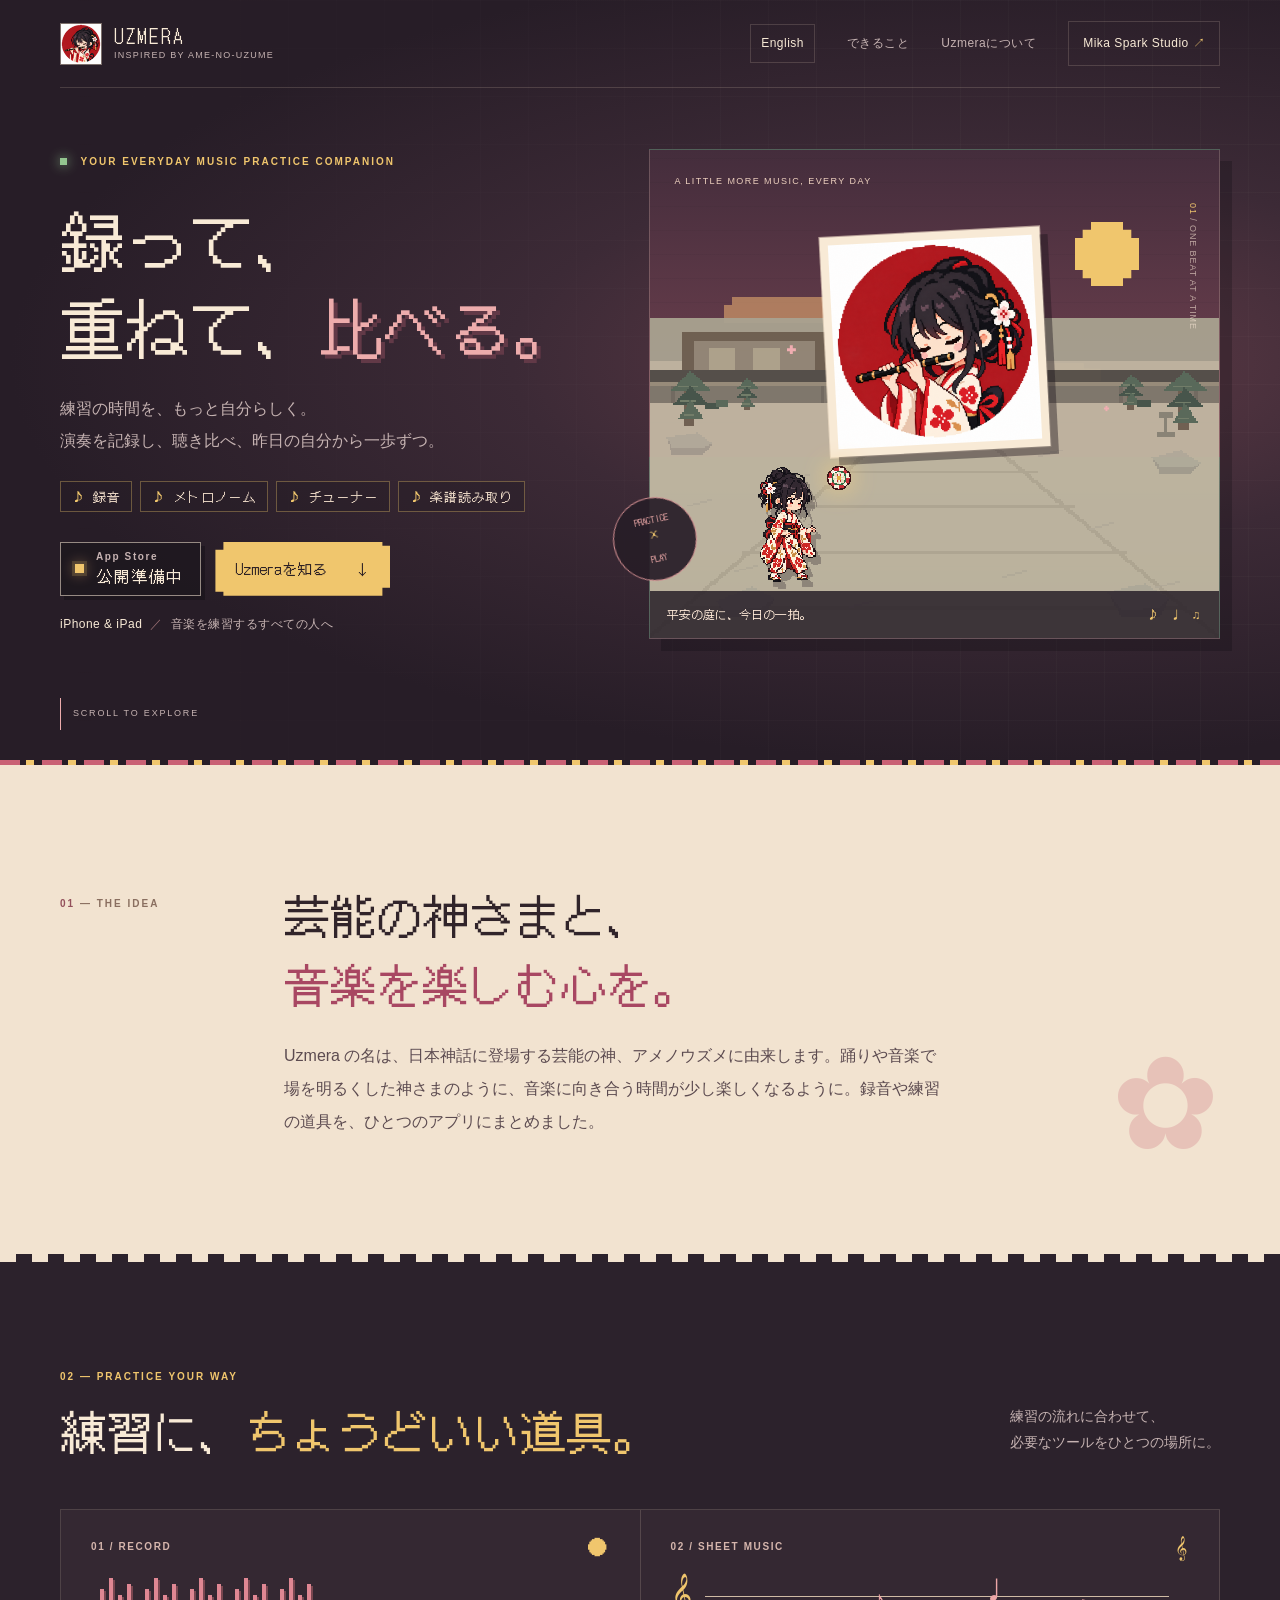
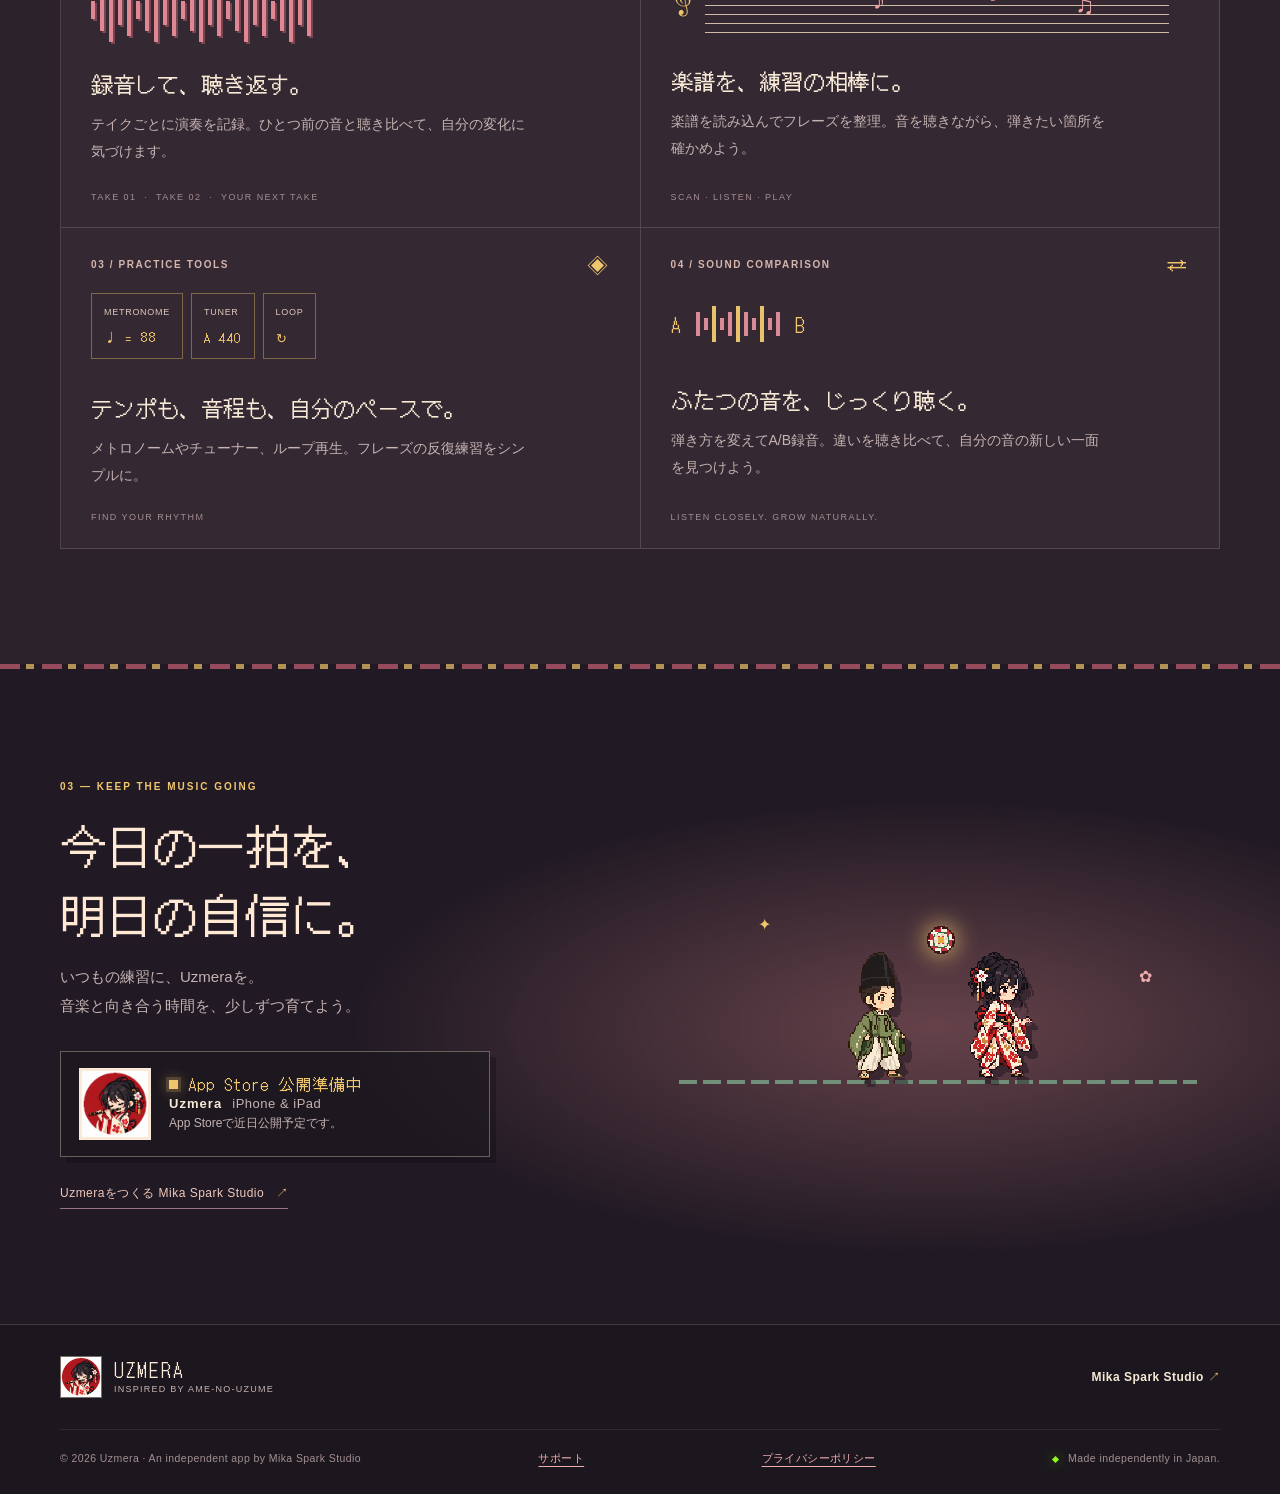
<file: index.html>
<!doctype html>
<html lang="ja">
<head>
  <meta charset="utf-8">
  <meta name="viewport" content="width=device-width, initial-scale=1">
  <meta name="theme-color" content="#281b25">
  <meta name="description" content="録って、重ねて、比べる。Uzmeraは毎日の音楽練習を支えるiPhone・iPadアプリです。">
  <meta property="og:type" content="website">
  <meta property="og:title" content="Uzmera — 音楽練習を、もっと自由に。">
  <meta property="og:description" content="録って、重ねて、比べる。練習を支える音楽ツール。">
  <meta property="og:url" content="https://uzmera.mikaspark.com/">
  <meta property="og:image" content="https://uzmera.mikaspark.com/assets/kemari-garden.png">
  <link rel="alternate" hreflang="ja" href="https://uzmera.mikaspark.com/">
  <link rel="alternate" hreflang="en" href="https://uzmera.mikaspark.com/en/">
  <title>Uzmera — 音楽練習を、もっと自由に。</title>
  <link rel="icon" href="assets/uzmera-app-icon.png" type="image/png">
  <link rel="stylesheet" href="styles.css">
</head>
<body>
  <a class="skip-link" href="#main">本文へ</a>
  <header class="topbar wrap">
    <a class="brand" href="#top" aria-label="Uzmera ホーム"><img class="brand-icon" src="assets/uzmera-app-icon.png" width="512" height="512" alt=""><span>UZMERA<small> INSPIRED BY AME-NO-UZUME</small></span></a>
    <nav aria-label="メインナビゲーション"><a class="nav-cta language-switch" href="/en/" hreflang="en" lang="en">English</a><a href="#features">できること</a><a href="#about">Uzmeraについて</a><a class="nav-cta" href="https://mikaspark.com/">Mika Spark Studio <span aria-hidden="true">↗</span></a></nav>
  </header>
  <main id="main">
    <section class="hero" id="top">
      <div class="hero-grid"></div>
      <div class="hero-inner wrap">
        <div class="hero-copy">
          <p class="eyebrow"><span class="live-dot"></span> YOUR EVERYDAY MUSIC PRACTICE COMPANION</p>
          <h1><span>録って、</span><span>重ねて、<em>比べる。</em></span></h1>
          <p class="hero-lead">練習の時間を、もっと自分らしく。<br>演奏を記録し、聴き比べ、昨日の自分から一歩ずつ。</p>
          <ul class="hero-tools" aria-label="Uzmeraの主な機能">
            <li>録音</li><li>メトロノーム</li><li>チューナー</li><li>楽譜読み取り</li>
          </ul>
          <div class="hero-actions">
            <p class="store-badge"><span class="store-badge-dot" aria-hidden="true"></span><span class="store-badge-text"><small>App Store</small>公開準備中</span></p>
            <a class="pixel-button" href="#features">Uzmeraを知る <span aria-hidden="true">↓</span></a>
          </div>
          <p class="hero-audience">iPhone &amp; iPad<span>音楽を練習するすべての人へ</span></p>
        </div>
        <div class="hero-stage-frame"><div class="hero-stage" role="img" aria-label="けまりが毬を蹴る庭のピクセルアート">
          <div class="stage-sun"></div><div class="stage-cloud cloud-one"></div><div class="stage-cloud cloud-two"></div>
          <span class="stage-label">A LITTLE MORE MUSIC, EVERY DAY</span>
          <div class="app-icon-plaque"><img src="assets/uzmera-app-icon.png" width="512" height="512" alt="Uzmera アプリアイコン：赤い丸を背景に篠笛を奏でる着物の少女（ドット絵）"></div>
          <img class="garden" src="assets/kemari-garden.png" width="320" height="180" alt="桜の咲く庭のピクセルアート">
          <img class="player" src="assets/kemari-girl-idle.png" width="64" height="96" alt="毬を蹴る着物姿のけまり">
          <img class="ball" src="assets/kemari-ball.png" width="20" height="20" alt="" aria-hidden="true">
          <span class="pixel-petal petal-one"></span><span class="pixel-petal petal-two"></span><span class="pixel-petal petal-three"></span>
          <div class="stage-caption"><span>平安の庭に、今日の一拍。</span><span>♪  ♩  ♫</span></div>
          <div class="stage-counter"><span>01</span> / ONE BEAT AT A TIME</div>
        </div><div class="hero-stamp" aria-hidden="true">PRACTICE<br><b>×</b><br>PLAY</div></div>
        <a class="scroll-note" href="#features"><span></span> SCROLL TO EXPLORE</a>
      </div>
      <div class="hero-bottom-line" aria-hidden="true"></div>
    </section>

    <section class="intro section-pad" id="about">
      <div class="wrap intro-grid">
        <p class="eyebrow section-index">01 <span>— THE IDEA</span></p>
        <div class="intro-body" data-reveal><h2>芸能の神さまと、<br><span class="text-pink">音楽を楽しむ心を。</span></h2><p class="section-copy">Uzmera の名は、日本神話に登場する芸能の神、アメノウズメに由来します。踊りや音楽で場を明るくした神さまのように、音楽に向き合う時間が少し楽しくなるように。録音や練習の道具を、ひとつのアプリにまとめました。</p></div>
        <div class="pixel-deco sakura-deco" aria-hidden="true">✿</div>
      </div>
    </section>

    <section class="features section-pad" id="features">
      <div class="wrap">
        <div class="section-heading" data-reveal><div><p class="eyebrow">02 — PRACTICE YOUR WAY</p><h2>練習に、<span class="text-gold">ちょうどいい道具。</span></h2></div><p>練習の流れに合わせて、<br>必要なツールをひとつの場所に。</p></div>
        <div class="feature-grid">
          <article class="feature-card feature-record" data-reveal><div class="card-top"><span>01 / RECORD</span><span class="card-symbol">●</span></div><div class="waveform" aria-hidden="true"><i></i><i></i><i></i><i></i><i></i><i></i><i></i><i></i><i></i><i></i><i></i><i></i><i></i><i></i><i></i><i></i><i></i><i></i><i></i><i></i><i></i><i></i><i></i><i></i><i></i></div><h3>録音して、聴き返す。</h3><p>テイクごとに演奏を記録。ひとつ前の音と聴き比べて、自分の変化に気づけます。</p><span class="card-foot">TAKE 01 &nbsp;·&nbsp; TAKE 02 &nbsp;·&nbsp; YOUR NEXT TAKE</span></article>
          <article class="feature-card feature-score" data-reveal><div class="card-top"><span>02 / SHEET MUSIC</span><span class="card-symbol">𝄞</span></div><div class="staff-art" aria-hidden="true"><div class="staff-lines"></div><span>𝄞</span><i>♪</i><b>♩</b><em>♫</em></div><h3>楽譜を、練習の相棒に。</h3><p>楽譜を読み込んでフレーズを整理。音を聴きながら、弾きたい箇所を確かめよう。</p><span class="card-foot">SCAN · LISTEN · PLAY</span></article>
          <article class="feature-card feature-tools" data-reveal><div class="card-top"><span>03 / PRACTICE TOOLS</span><span class="card-symbol">◈</span></div><div class="tool-chips"><span>METRONOME <b>♩ = 88</b></span><span>TUNER <b>A 440</b></span><span>LOOP <b>↻</b></span></div><h3>テンポも、音程も、自分のペースで。</h3><p>メトロノームやチューナー、ループ再生。フレーズの反復練習をシンプルに。</p><span class="card-foot">FIND YOUR RHYTHM</span></article>
          <article class="feature-card feature-compare" data-reveal><div class="card-top"><span>04 / SOUND COMPARISON</span><span class="card-symbol">⇄</span></div><div class="compare-art" aria-hidden="true"><span>A</span><div><i></i><i></i><i></i><i></i><i></i><i></i><i></i><i></i><i></i><i></i><i></i></div><span>B</span></div><h3>ふたつの音を、じっくり聴く。</h3><p>弾き方を変えてA/B録音。違いを聴き比べて、自分の音の新しい一面を見つけよう。</p><span class="card-foot">LISTEN CLOSELY. GROW NATURALLY.</span></article>
        </div>
      </div>
    </section>

    <section class="closing section-pad">
      <div class="wrap closing-inner"><div class="closing-copy" data-reveal><p class="eyebrow">03 — KEEP THE MUSIC GOING</p><h2>今日の一拍を、<br>明日の自信に。</h2><p>いつもの練習に、Uzmeraを。<br>音楽と向き合う時間を、少しずつ育てよう。</p>
          <div class="release-card">
            <img src="assets/uzmera-app-icon.png" width="512" height="512" alt="" loading="lazy" decoding="async">
            <div>
              <p class="release-status"><span class="store-badge-dot" aria-hidden="true"></span>App Store 公開準備中</p>
              <p class="release-name">Uzmera<span>iPhone &amp; iPad</span></p>
              <p class="release-note">App Storeで近日公開予定です。</p>
            </div>
          </div>
          <a class="studio-link" href="https://mikaspark.com/">Uzmeraをつくる Mika Spark Studio <span>↗</span></a></div><div class="closing-art"><img src="assets/kemari-eboshi.png" width="64" height="96" alt="烏帽子をかぶったけまり" loading="lazy" decoding="async"><img src="assets/kemari-girl-idle.png" width="64" height="96" alt="着物姿のけまり" loading="lazy" decoding="async"><img class="closing-ball" src="assets/kemari-ball.png" width="20" height="20" alt="" aria-hidden="true"><div class="ground-line"></div><span class="closing-sparkle sparkle-a">✦</span><span class="closing-sparkle sparkle-b">✿</span></div></div>
    </section>
  </main>
  <footer class="footer"><div class="wrap footer-inner"><a class="brand" href="#top"><img class="brand-icon" src="assets/uzmera-app-icon.png" width="512" height="512" alt=""><span>UZMERA<small> INSPIRED BY AME-NO-UZUME</small></span></a><a class="footer-studio" href="https://mikaspark.com/">Mika Spark Studio <span>↗</span></a></div><div class="wrap footer-bottom"><p>© 2026 Uzmera · An independent app by Mika Spark Studio</p><a href="/support/">サポート</a><a href="/privacy/">プライバシーポリシー</a><p class="footer-made">Made independently in Japan.</p></div></footer>
  <script>
    // スクロール出現（IntersectionObserverのみ・ライブラリなし）。JSが動かない環境と prefers-reduced-motion では何も隠さない。
    (function () {
      if (!("IntersectionObserver" in window) || window.matchMedia("(prefers-reduced-motion: reduce)").matches) return;
      var pending = [];
      var viewport = window.innerHeight;
      document.querySelectorAll("[data-reveal]").forEach(function (element) {
        if (element.getBoundingClientRect().top < viewport * 0.92) element.setAttribute("data-revealed", "true");
        else pending.push(element);
      });
      document.documentElement.classList.add("reveal-ready");
      var observer = new IntersectionObserver(function (entries) {
        entries.forEach(function (entry) {
          if (!entry.isIntersecting) return;
          entry.target.setAttribute("data-revealed", "true");
          observer.unobserve(entry.target);
        });
      }, { rootMargin: "0px 0px -8% 0px", threshold: 0.08 });
      pending.forEach(function (element) { observer.observe(element); });
      var frame = 0;
      window.addEventListener("scroll", function () {
        if (frame) return;
        frame = window.requestAnimationFrame(function () {
          frame = 0;
          pending.forEach(function (element) {
            if (element.getAttribute("data-revealed") !== "true" && element.getBoundingClientRect().top < 0) {
              element.setAttribute("data-revealed", "true");
              observer.unobserve(element);
            }
          });
        });
      }, { passive: true });
    })();
  </script>
</body>
</html>
</file>
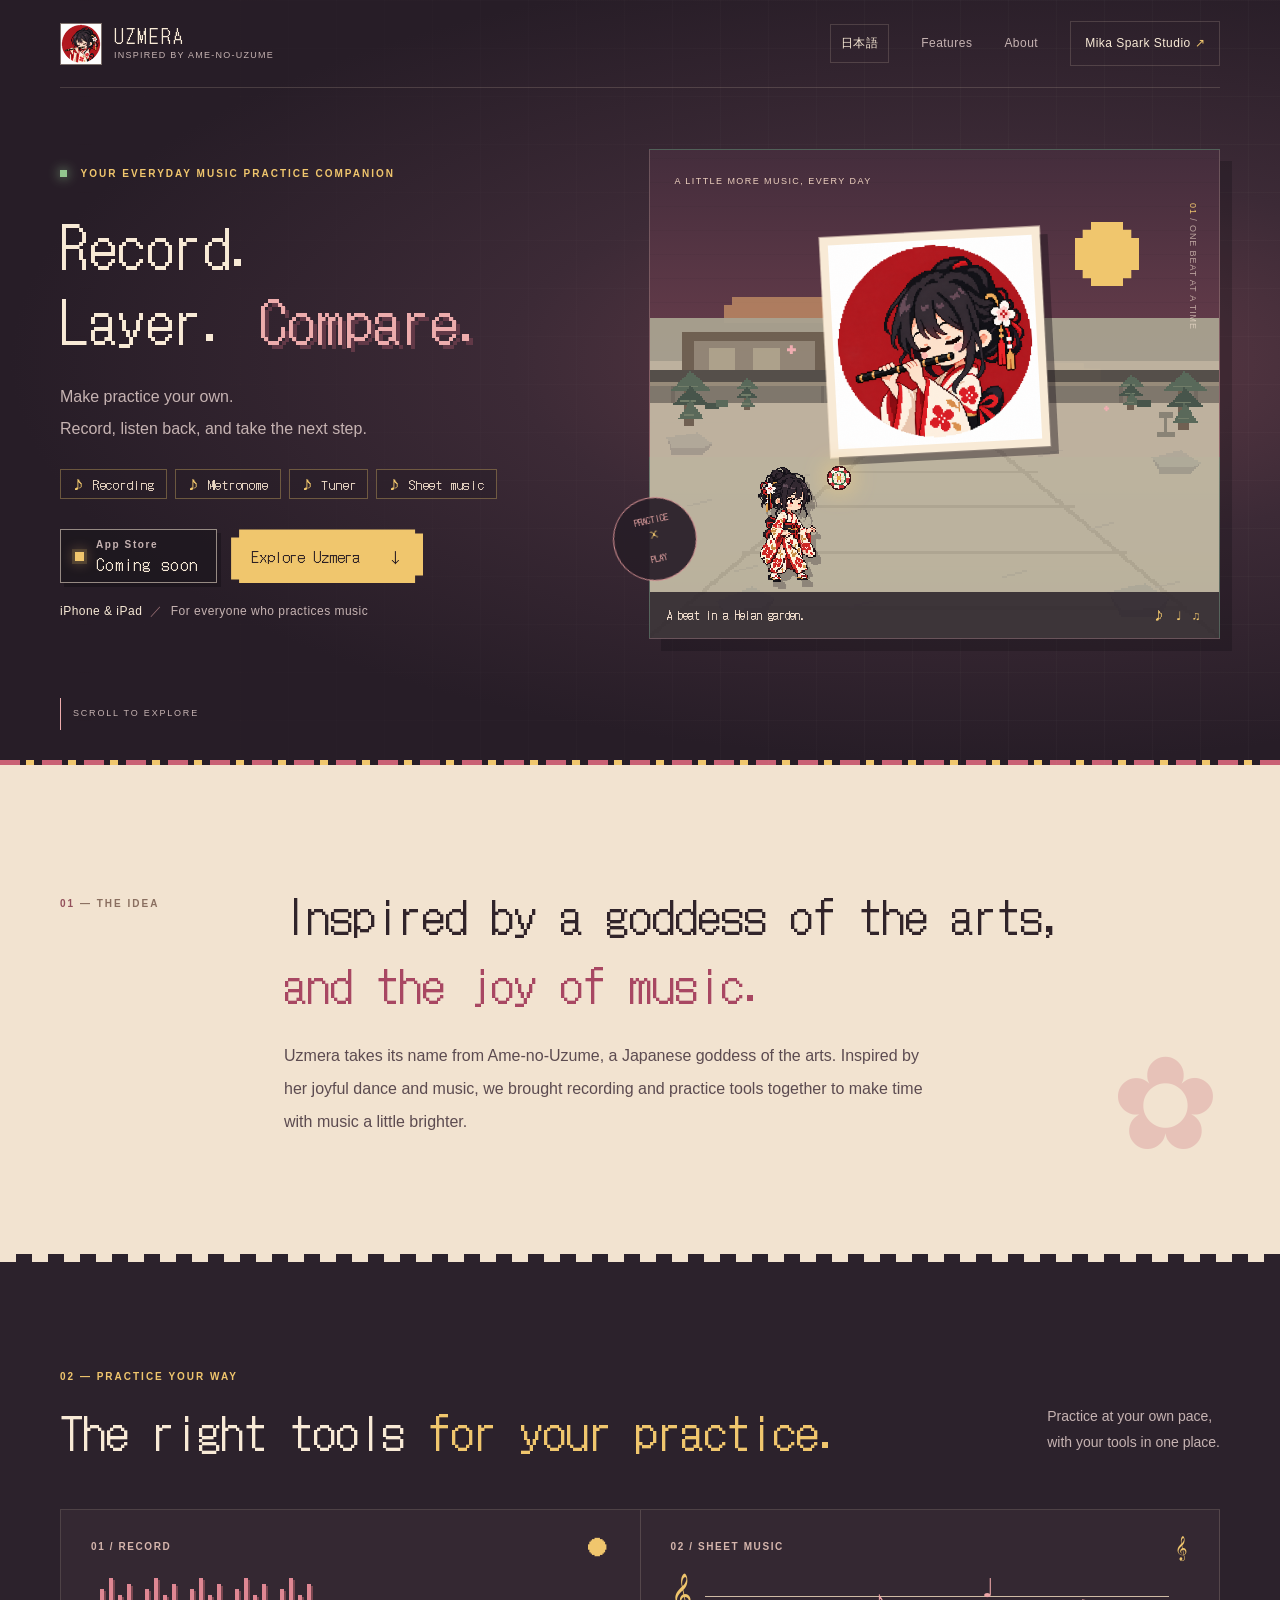
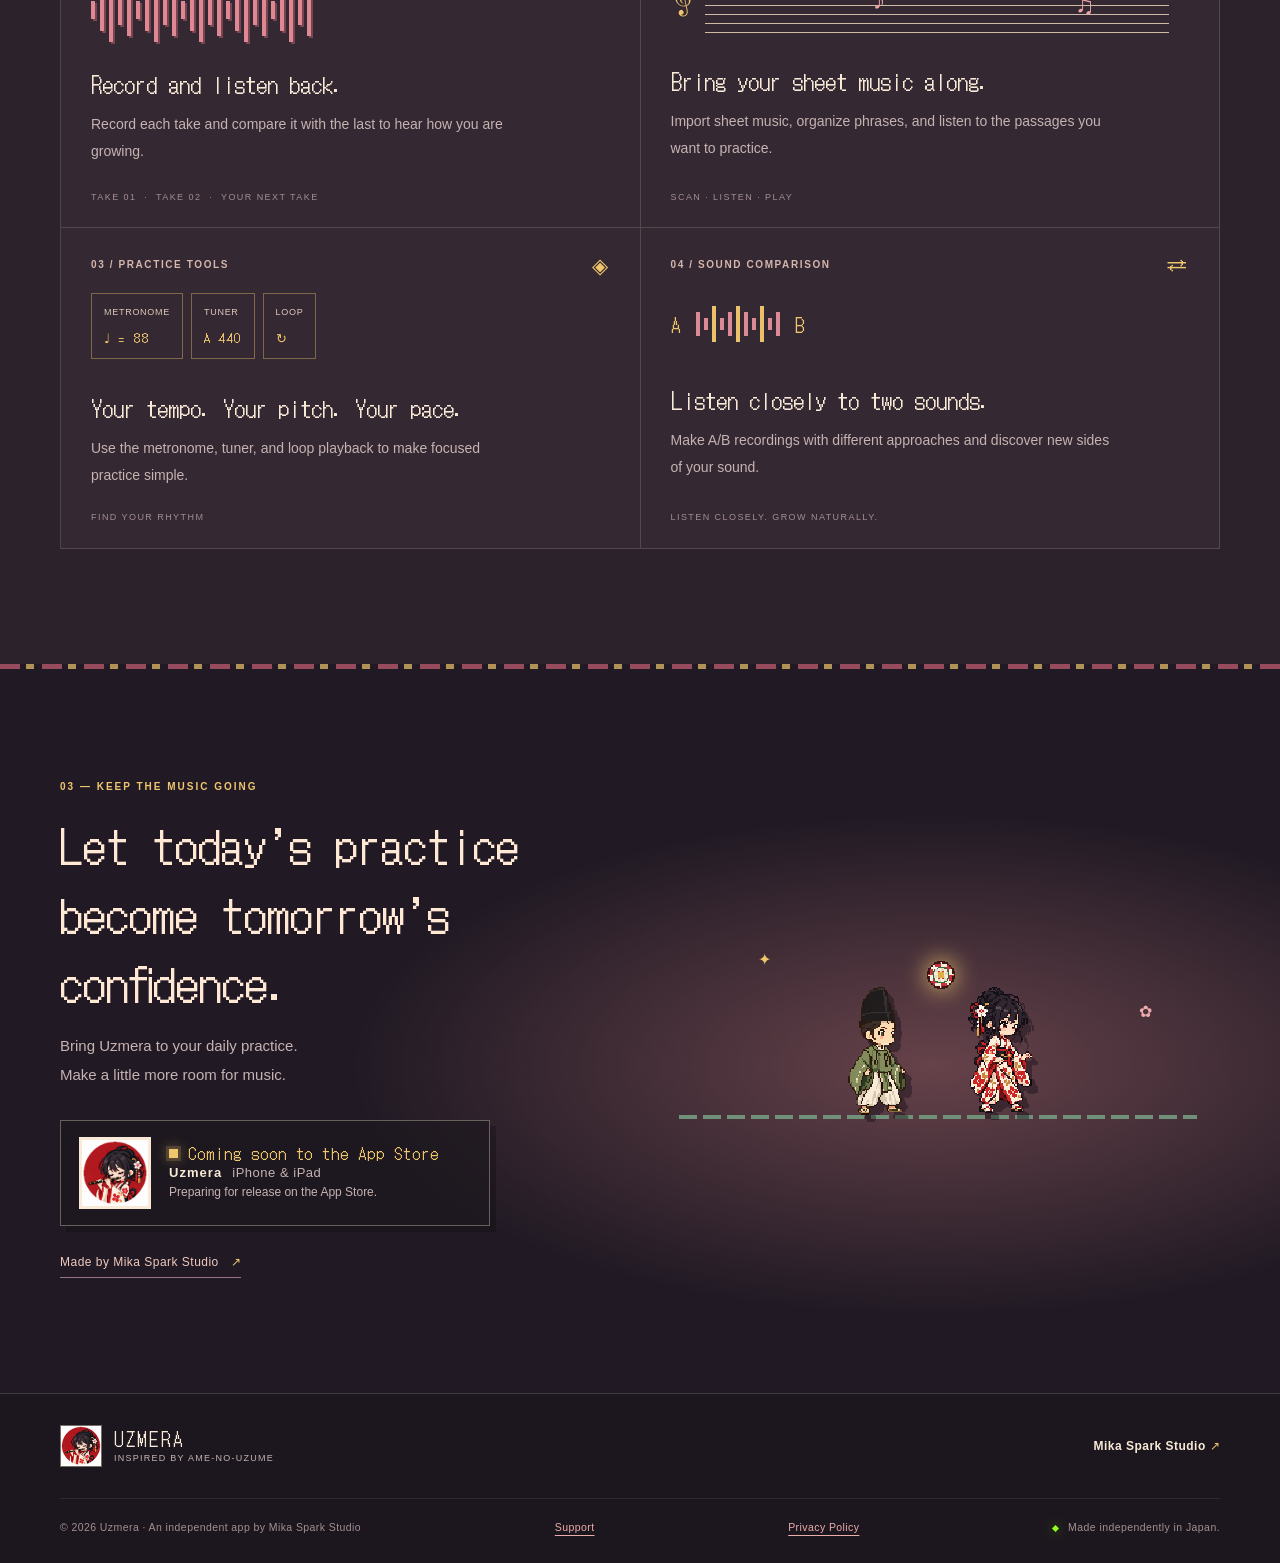
<file: en/index.html>
<!doctype html>
<html lang="en">
<head>
  <meta charset="utf-8">
  <meta name="viewport" content="width=device-width, initial-scale=1">
  <meta name="theme-color" content="#281b25">
  <meta name="description" content="Record, layer, and compare. Uzmera supports everyday music practice on iPhone and iPad.">
  <meta property="og:type" content="website">
  <meta property="og:title" content="Uzmera — Make music practice your own.">
  <meta property="og:description" content="Record, layer, and compare with tools for music practice.">
  <meta property="og:url" content="https://uzmera.mikaspark.com/en/">
  <meta property="og:image" content="https://uzmera.mikaspark.com/assets/kemari-garden.png">
  <link rel="alternate" hreflang="ja" href="https://uzmera.mikaspark.com/">
  <link rel="alternate" hreflang="en" href="https://uzmera.mikaspark.com/en/">
  <link rel="canonical" href="https://uzmera.mikaspark.com/en/">
  <title>Uzmera — Make music practice your own.</title>
  <link rel="icon" href="/assets/uzmera-app-icon.png" type="image/png">
  <link rel="stylesheet" href="/styles.css">
</head>
<body>
  <a class="skip-link" href="#main">Skip to content</a>
  <header class="topbar wrap">
    <a class="brand" href="#top" aria-label="Uzmera home"><img class="brand-icon" src="/assets/uzmera-app-icon.png" width="512" height="512" alt=""><span>UZMERA<small> INSPIRED BY AME-NO-UZUME</small></span></a>
    <nav aria-label="Main navigation"><a class="nav-cta language-switch" href="/" hreflang="ja" lang="ja">日本語</a><a href="#features">Features</a><a href="#about">About</a><a class="nav-cta" href="https://mikaspark.com/en/">Mika Spark Studio <span aria-hidden="true">↗</span></a></nav>
  </header>
  <main id="main">
    <section class="hero" id="top">
      <div class="hero-grid"></div>
      <div class="hero-inner wrap">
        <div class="hero-copy">
          <p class="eyebrow"><span class="live-dot"></span> YOUR EVERYDAY MUSIC PRACTICE COMPANION</p>
          <h1><span>Record.</span><span>Layer. <em>Compare.</em></span></h1>
          <p class="hero-lead">Make practice your own.<br>Record, listen back, and take the next step.</p>
          <ul class="hero-tools" aria-label="Uzmera features">
            <li>Recording</li><li>Metronome</li><li>Tuner</li><li>Sheet music</li>
          </ul>
          <div class="hero-actions">
            <p class="store-badge"><span class="store-badge-dot" aria-hidden="true"></span><span class="store-badge-text"><small>App Store</small>Coming soon</span></p>
            <a class="pixel-button" href="#features">Explore Uzmera <span aria-hidden="true">↓</span></a>
          </div>
          <p class="hero-audience">iPhone &amp; iPad<span>For everyone who practices music</span></p>
        </div>
        <div class="hero-stage-frame"><div class="hero-stage" role="img" aria-label="Pixel art of a character playing kemari in a garden">
          <div class="stage-sun"></div><div class="stage-cloud cloud-one"></div><div class="stage-cloud cloud-two"></div>
          <span class="stage-label">A LITTLE MORE MUSIC, EVERY DAY</span>
          <div class="app-icon-plaque"><img src="/assets/uzmera-app-icon.png" width="512" height="512" alt="Uzmera app icon: a pixel-art girl in a kimono playing a shinobue flute against a red circle"></div>
          <img class="garden" src="/assets/kemari-garden.png" width="320" height="180" alt="Pixel art of a garden with cherry blossoms">
          <img class="player" src="/assets/kemari-girl-idle.png" width="64" height="96" alt="A kimono-clad character playing kemari">
          <img class="ball" src="/assets/kemari-ball.png" width="20" height="20" alt="" aria-hidden="true">
          <span class="pixel-petal petal-one"></span><span class="pixel-petal petal-two"></span><span class="pixel-petal petal-three"></span>
          <div class="stage-caption"><span>A beat in a Heian garden.</span><span>♪  ♩  ♫</span></div>
          <div class="stage-counter"><span>01</span> / ONE BEAT AT A TIME</div>
        </div><div class="hero-stamp" aria-hidden="true">PRACTICE<br><b>×</b><br>PLAY</div></div>
        <a class="scroll-note" href="#features"><span></span> SCROLL TO EXPLORE</a>
      </div>
      <div class="hero-bottom-line" aria-hidden="true"></div>
    </section>

    <section class="intro section-pad" id="about">
      <div class="wrap intro-grid">
        <p class="eyebrow section-index">01 <span>— THE IDEA</span></p>
        <div class="intro-body" data-reveal><h2>Inspired by a goddess of the arts,<br><span class="text-pink">and the joy of music.</span></h2><p class="section-copy">Uzmera takes its name from Ame-no-Uzume, a Japanese goddess of the arts. Inspired by her joyful dance and music, we brought recording and practice tools together to make time with music a little brighter.</p></div>
        <div class="pixel-deco sakura-deco" aria-hidden="true">✿</div>
      </div>
    </section>

    <section class="features section-pad" id="features">
      <div class="wrap">
        <div class="section-heading" data-reveal><div><p class="eyebrow">02 — PRACTICE YOUR WAY</p><h2>The right tools <span class="text-gold">for your practice.</span></h2></div><p>Practice at your own pace,<br>with your tools in one place.</p></div>
        <div class="feature-grid">
          <article class="feature-card feature-record" data-reveal><div class="card-top"><span>01 / RECORD</span><span class="card-symbol">●</span></div><div class="waveform" aria-hidden="true"><i></i><i></i><i></i><i></i><i></i><i></i><i></i><i></i><i></i><i></i><i></i><i></i><i></i><i></i><i></i><i></i><i></i><i></i><i></i><i></i><i></i><i></i><i></i><i></i><i></i></div><h3>Record and listen back.</h3><p>Record each take and compare it with the last to hear how you are growing.</p><span class="card-foot">TAKE 01 &nbsp;·&nbsp; TAKE 02 &nbsp;·&nbsp; YOUR NEXT TAKE</span></article>
          <article class="feature-card feature-score" data-reveal><div class="card-top"><span>02 / SHEET MUSIC</span><span class="card-symbol">𝄞</span></div><div class="staff-art" aria-hidden="true"><div class="staff-lines"></div><span>𝄞</span><i>♪</i><b>♩</b><em>♫</em></div><h3>Bring your sheet music along.</h3><p>Import sheet music, organize phrases, and listen to the passages you want to practice.</p><span class="card-foot">SCAN · LISTEN · PLAY</span></article>
          <article class="feature-card feature-tools" data-reveal><div class="card-top"><span>03 / PRACTICE TOOLS</span><span class="card-symbol">◈</span></div><div class="tool-chips"><span>METRONOME <b>♩ = 88</b></span><span>TUNER <b>A 440</b></span><span>LOOP <b>↻</b></span></div><h3>Your tempo. Your pitch. Your pace.</h3><p>Use the metronome, tuner, and loop playback to make focused practice simple.</p><span class="card-foot">FIND YOUR RHYTHM</span></article>
          <article class="feature-card feature-compare" data-reveal><div class="card-top"><span>04 / SOUND COMPARISON</span><span class="card-symbol">⇄</span></div><div class="compare-art" aria-hidden="true"><span>A</span><div><i></i><i></i><i></i><i></i><i></i><i></i><i></i><i></i><i></i><i></i><i></i></div><span>B</span></div><h3>Listen closely to two sounds.</h3><p>Make A/B recordings with different approaches and discover new sides of your sound.</p><span class="card-foot">LISTEN CLOSELY. GROW NATURALLY.</span></article>
        </div>
      </div>
    </section>

    <section class="closing section-pad">
      <div class="wrap closing-inner"><div class="closing-copy" data-reveal><p class="eyebrow">03 — KEEP THE MUSIC GOING</p><h2>Let today’s practice<br>become tomorrow’s confidence.</h2><p>Bring Uzmera to your daily practice.<br>Make a little more room for music.</p>
          <div class="release-card">
            <img src="/assets/uzmera-app-icon.png" width="512" height="512" alt="" loading="lazy" decoding="async">
            <div>
              <p class="release-status"><span class="store-badge-dot" aria-hidden="true"></span>Coming soon to the App Store</p>
              <p class="release-name">Uzmera<span>iPhone &amp; iPad</span></p>
              <p class="release-note">Preparing for release on the App Store.</p>
            </div>
          </div>
          <a class="studio-link" href="https://mikaspark.com/en/">Made by Mika Spark Studio <span>↗</span></a></div><div class="closing-art"><img src="/assets/kemari-eboshi.png" width="64" height="96" alt="A kemari character wearing a traditional hat" loading="lazy" decoding="async"><img src="/assets/kemari-girl-idle.png" width="64" height="96" alt="A kimono-clad kemari character" loading="lazy" decoding="async"><img class="closing-ball" src="/assets/kemari-ball.png" width="20" height="20" alt="" aria-hidden="true"><div class="ground-line"></div><span class="closing-sparkle sparkle-a">✦</span><span class="closing-sparkle sparkle-b">✿</span></div></div>
    </section>
  </main>
  <footer class="footer"><div class="wrap footer-inner"><a class="brand" href="#top"><img class="brand-icon" src="/assets/uzmera-app-icon.png" width="512" height="512" alt=""><span>UZMERA<small> INSPIRED BY AME-NO-UZUME</small></span></a><a class="footer-studio" href="https://mikaspark.com/en/">Mika Spark Studio <span>↗</span></a></div><div class="wrap footer-bottom"><p>© 2026 Uzmera · An independent app by Mika Spark Studio</p><a href="/en/support/">Support</a><a href="/en/privacy/">Privacy Policy</a><p class="footer-made">Made independently in Japan.</p></div></footer>
  <script>
    // スクロール出現（IntersectionObserverのみ・ライブラリなし）。JSが動かない環境と prefers-reduced-motion では何も隠さない。
    (function () {
      if (!("IntersectionObserver" in window) || window.matchMedia("(prefers-reduced-motion: reduce)").matches) return;
      var pending = [];
      var viewport = window.innerHeight;
      document.querySelectorAll("[data-reveal]").forEach(function (element) {
        if (element.getBoundingClientRect().top < viewport * 0.92) element.setAttribute("data-revealed", "true");
        else pending.push(element);
      });
      document.documentElement.classList.add("reveal-ready");
      var observer = new IntersectionObserver(function (entries) {
        entries.forEach(function (entry) {
          if (!entry.isIntersecting) return;
          entry.target.setAttribute("data-revealed", "true");
          observer.unobserve(entry.target);
        });
      }, { rootMargin: "0px 0px -8% 0px", threshold: 0.08 });
      pending.forEach(function (element) { observer.observe(element); });
      var frame = 0;
      window.addEventListener("scroll", function () {
        if (frame) return;
        frame = window.requestAnimationFrame(function () {
          frame = 0;
          pending.forEach(function (element) {
            if (element.getAttribute("data-revealed") !== "true" && element.getBoundingClientRect().top < 0) {
              element.setAttribute("data-revealed", "true");
              observer.unobserve(element);
            }
          });
        });
      }, { passive: true });
    })();
  </script>
</body>
</html>
</file>
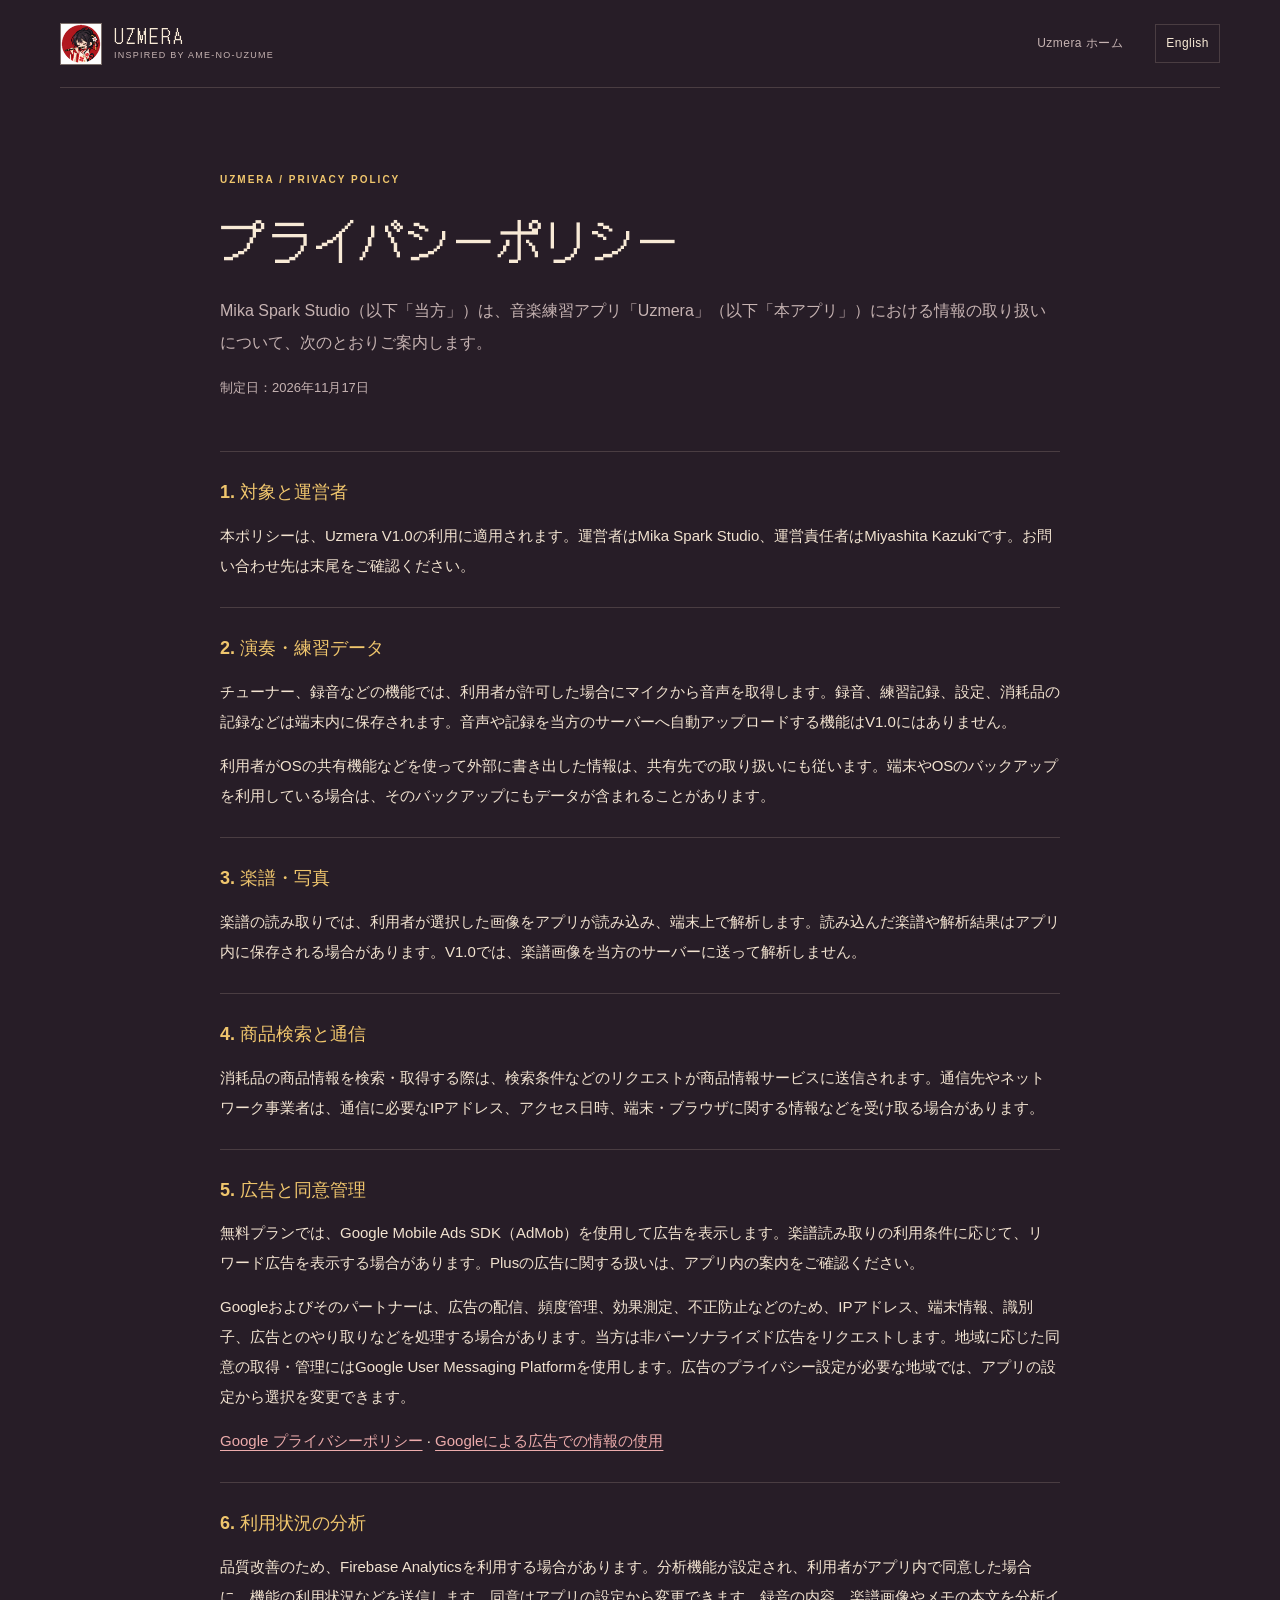
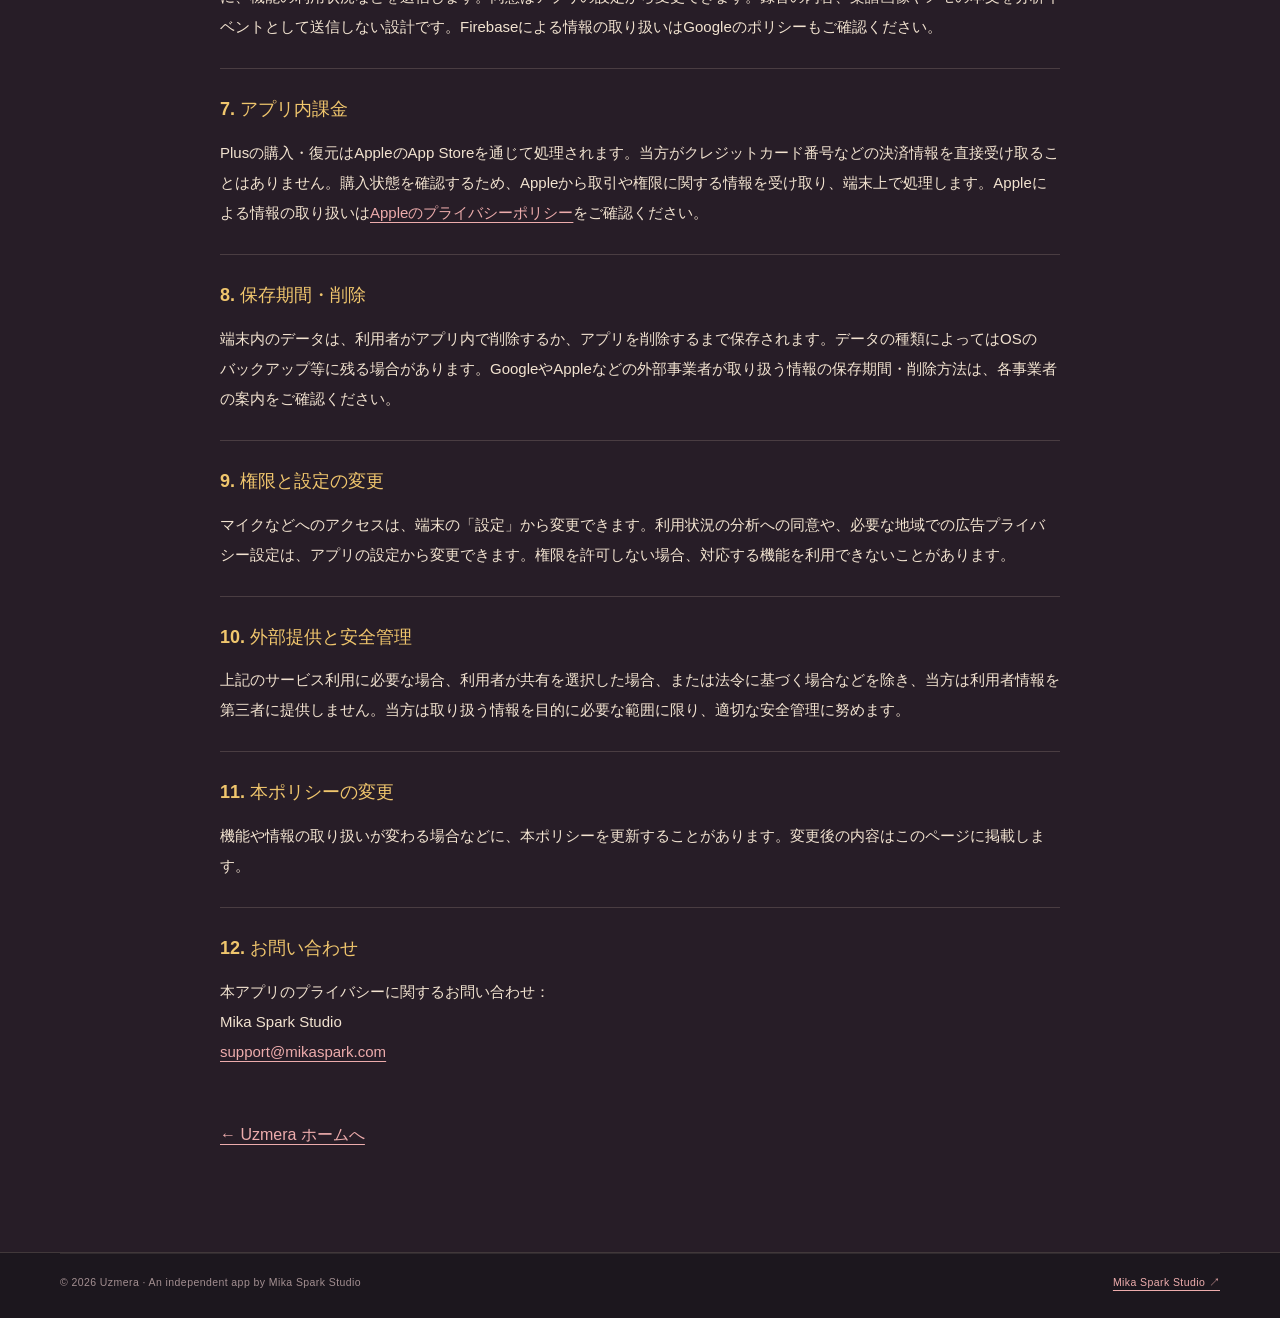
<file: privacy/index.html>
<!doctype html>
<html lang="ja">
<head>
  <meta charset="utf-8">
  <meta name="viewport" content="width=device-width, initial-scale=1">
  <meta name="theme-color" content="#281b25">
  <meta name="description" content="Uzmeraのプライバシーポリシー。録音・楽譜・広告・利用状況分析などの取り扱いをご案内します。">
  <link rel="alternate" hreflang="ja" href="https://uzmera.mikaspark.com/privacy/">
  <link rel="alternate" hreflang="en" href="https://uzmera.mikaspark.com/en/privacy/">
  <link rel="canonical" href="https://uzmera.mikaspark.com/privacy/">
  <link rel="icon" href="../assets/uzmera-app-icon.png" type="image/png">
  <link rel="stylesheet" href="../styles.css">
  <title>プライバシーポリシー | Uzmera</title>
</head>
<body>
  <a class="skip-link" href="#main">本文へ</a>
  <header class="topbar wrap legal-topbar">
    <a class="brand" href="/" aria-label="Uzmera ホーム"><img class="brand-icon" src="../assets/uzmera-app-icon.png" width="512" height="512" alt=""><span>UZMERA<small> INSPIRED BY AME-NO-UZUME</small></span></a>
    <nav aria-label="ナビゲーション"><a href="/">Uzmera ホーム</a><a class="nav-cta language-switch" href="/en/privacy/" hreflang="en" lang="en">English</a></nav>
  </header>
  <main id="main" class="legal-main wrap">
    <p class="eyebrow">UZMERA / PRIVACY POLICY</p>
    <h1>プライバシーポリシー</h1>
    <p class="legal-lead">Mika Spark Studio（以下「当方」）は、音楽練習アプリ「Uzmera」（以下「本アプリ」）における情報の取り扱いについて、次のとおりご案内します。</p>
    <p class="legal-date">制定日：2026年11月17日</p>
    <div class="legal-content">
      <section><h2>1. 対象と運営者</h2><p>本ポリシーは、Uzmera V1.0の利用に適用されます。運営者はMika Spark Studio、運営責任者はMiyashita Kazukiです。お問い合わせ先は末尾をご確認ください。</p></section>
      <section><h2>2. 演奏・練習データ</h2><p>チューナー、録音などの機能では、利用者が許可した場合にマイクから音声を取得します。録音、練習記録、設定、消耗品の記録などは端末内に保存されます。音声や記録を当方のサーバーへ自動アップロードする機能はV1.0にはありません。</p><p>利用者がOSの共有機能などを使って外部に書き出した情報は、共有先での取り扱いにも従います。端末やOSのバックアップを利用している場合は、そのバックアップにもデータが含まれることがあります。</p></section>
      <section><h2>3. 楽譜・写真</h2><p>楽譜の読み取りでは、利用者が選択した画像をアプリが読み込み、端末上で解析します。読み込んだ楽譜や解析結果はアプリ内に保存される場合があります。V1.0では、楽譜画像を当方のサーバーに送って解析しません。</p></section>
      <section><h2>4. 商品検索と通信</h2><p>消耗品の商品情報を検索・取得する際は、検索条件などのリクエストが商品情報サービスに送信されます。通信先やネットワーク事業者は、通信に必要なIPアドレス、アクセス日時、端末・ブラウザに関する情報などを受け取る場合があります。</p></section>
      <section><h2>5. 広告と同意管理</h2><p>無料プランでは、Google Mobile Ads SDK（AdMob）を使用して広告を表示します。楽譜読み取りの利用条件に応じて、リワード広告を表示する場合があります。Plusの広告に関する扱いは、アプリ内の案内をご確認ください。</p><p>Googleおよびそのパートナーは、広告の配信、頻度管理、効果測定、不正防止などのため、IPアドレス、端末情報、識別子、広告とのやり取りなどを処理する場合があります。当方は非パーソナライズド広告をリクエストします。地域に応じた同意の取得・管理にはGoogle User Messaging Platformを使用します。広告のプライバシー設定が必要な地域では、アプリの設定から選択を変更できます。</p><p><a href="https://policies.google.com/privacy?hl=ja">Google プライバシーポリシー</a> · <a href="https://policies.google.com/technologies/ads?hl=ja">Googleによる広告での情報の使用</a></p></section>
      <section><h2>6. 利用状況の分析</h2><p>品質改善のため、Firebase Analyticsを利用する場合があります。分析機能が設定され、利用者がアプリ内で同意した場合に、機能の利用状況などを送信します。同意はアプリの設定から変更できます。録音の内容、楽譜画像やメモの本文を分析イベントとして送信しない設計です。Firebaseによる情報の取り扱いはGoogleのポリシーもご確認ください。</p></section>
      <section><h2>7. アプリ内課金</h2><p>Plusの購入・復元はAppleのApp Storeを通じて処理されます。当方がクレジットカード番号などの決済情報を直接受け取ることはありません。購入状態を確認するため、Appleから取引や権限に関する情報を受け取り、端末上で処理します。Appleによる情報の取り扱いは<a href="https://www.apple.com/jp/legal/privacy/">Appleのプライバシーポリシー</a>をご確認ください。</p></section>
      <section><h2>8. 保存期間・削除</h2><p>端末内のデータは、利用者がアプリ内で削除するか、アプリを削除するまで保存されます。データの種類によってはOSのバックアップ等に残る場合があります。GoogleやAppleなどの外部事業者が取り扱う情報の保存期間・削除方法は、各事業者の案内をご確認ください。</p></section>
      <section><h2>9. 権限と設定の変更</h2><p>マイクなどへのアクセスは、端末の「設定」から変更できます。利用状況の分析への同意や、必要な地域での広告プライバシー設定は、アプリの設定から変更できます。権限を許可しない場合、対応する機能を利用できないことがあります。</p></section>
      <section><h2>10. 外部提供と安全管理</h2><p>上記のサービス利用に必要な場合、利用者が共有を選択した場合、または法令に基づく場合などを除き、当方は利用者情報を第三者に提供しません。当方は取り扱う情報を目的に必要な範囲に限り、適切な安全管理に努めます。</p></section>
      <section><h2>11. 本ポリシーの変更</h2><p>機能や情報の取り扱いが変わる場合などに、本ポリシーを更新することがあります。変更後の内容はこのページに掲載します。</p></section>
      <section><h2>12. お問い合わせ</h2><p>本アプリのプライバシーに関するお問い合わせ：<br>Mika Spark Studio<br><a href="mailto:support@mikaspark.com">support@mikaspark.com</a></p></section>
    </div>
    <a class="legal-back" href="/">← Uzmera ホームへ</a>
  </main>
  <footer class="footer"><div class="wrap footer-bottom"><p>© 2026 Uzmera · An independent app by Mika Spark Studio</p><a href="https://mikaspark.com/">Mika Spark Studio ↗</a></div></footer>
</body>
</html>
</file>
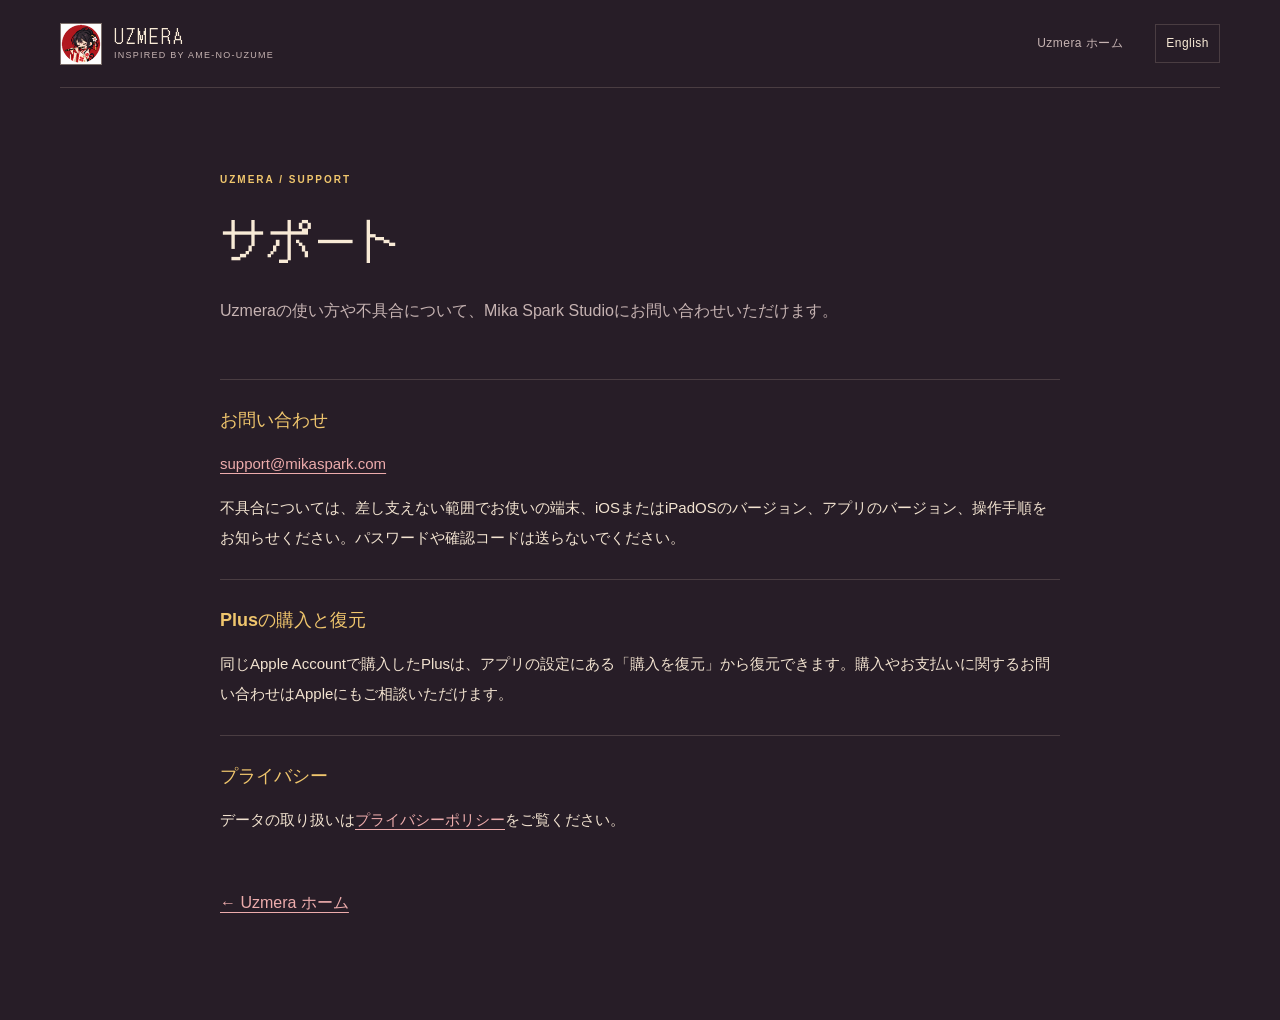
<file: support/index.html>
<!doctype html>
<html lang="ja">
<head>
  <meta charset="utf-8">
  <meta name="viewport" content="width=device-width, initial-scale=1">
  <meta name="theme-color" content="#281b25">
  <meta name="description" content="Uzmeraの使い方や不具合に関するお問い合わせ窓口です。">
  <link rel="alternate" hreflang="ja" href="https://uzmera.mikaspark.com/support/">
  <link rel="alternate" hreflang="en" href="https://uzmera.mikaspark.com/en/support/">
  <link rel="canonical" href="https://uzmera.mikaspark.com/support/">
  <link rel="icon" href="/assets/uzmera-app-icon.png" type="image/png">
  <link rel="stylesheet" href="/styles.css">
  <title>サポート | Uzmera</title>
</head>
<body>
  <a class="skip-link" href="#main">本文へ</a>
  <header class="topbar wrap legal-topbar">
    <a class="brand" href="/" aria-label="Uzmera ホーム"><img class="brand-icon" src="/assets/uzmera-app-icon.png" width="512" height="512" alt=""><span>UZMERA<small> INSPIRED BY AME-NO-UZUME</small></span></a>
    <nav aria-label="ナビゲーション"><a href="/">Uzmera ホーム</a><a class="nav-cta language-switch" href="/en/support/" hreflang="en" lang="en">English</a></nav>
  </header>
  <main id="main" class="legal-main wrap">
    <p class="eyebrow">UZMERA / SUPPORT</p>
    <h1>サポート</h1>
    <p class="legal-lead">Uzmeraの使い方や不具合について、Mika Spark Studioにお問い合わせいただけます。</p>
    <div class="legal-content">
      <section><h2>お問い合わせ</h2><p><a href="mailto:support@mikaspark.com?subject=Uzmera%20support">support@mikaspark.com</a></p><p>不具合については、差し支えない範囲でお使いの端末、iOSまたはiPadOSのバージョン、アプリのバージョン、操作手順をお知らせください。パスワードや確認コードは送らないでください。</p></section>
      <section><h2>Plusの購入と復元</h2><p>同じApple Accountで購入したPlusは、アプリの設定にある「購入を復元」から復元できます。購入やお支払いに関するお問い合わせはAppleにもご相談いただけます。</p></section>
      <section><h2>プライバシー</h2><p>データの取り扱いは<a href="/privacy/">プライバシーポリシー</a>をご覧ください。</p></section>
    </div>
    <a class="legal-back" href="/">← Uzmera ホーム</a>
  </main>
</body>
</html>
</file>
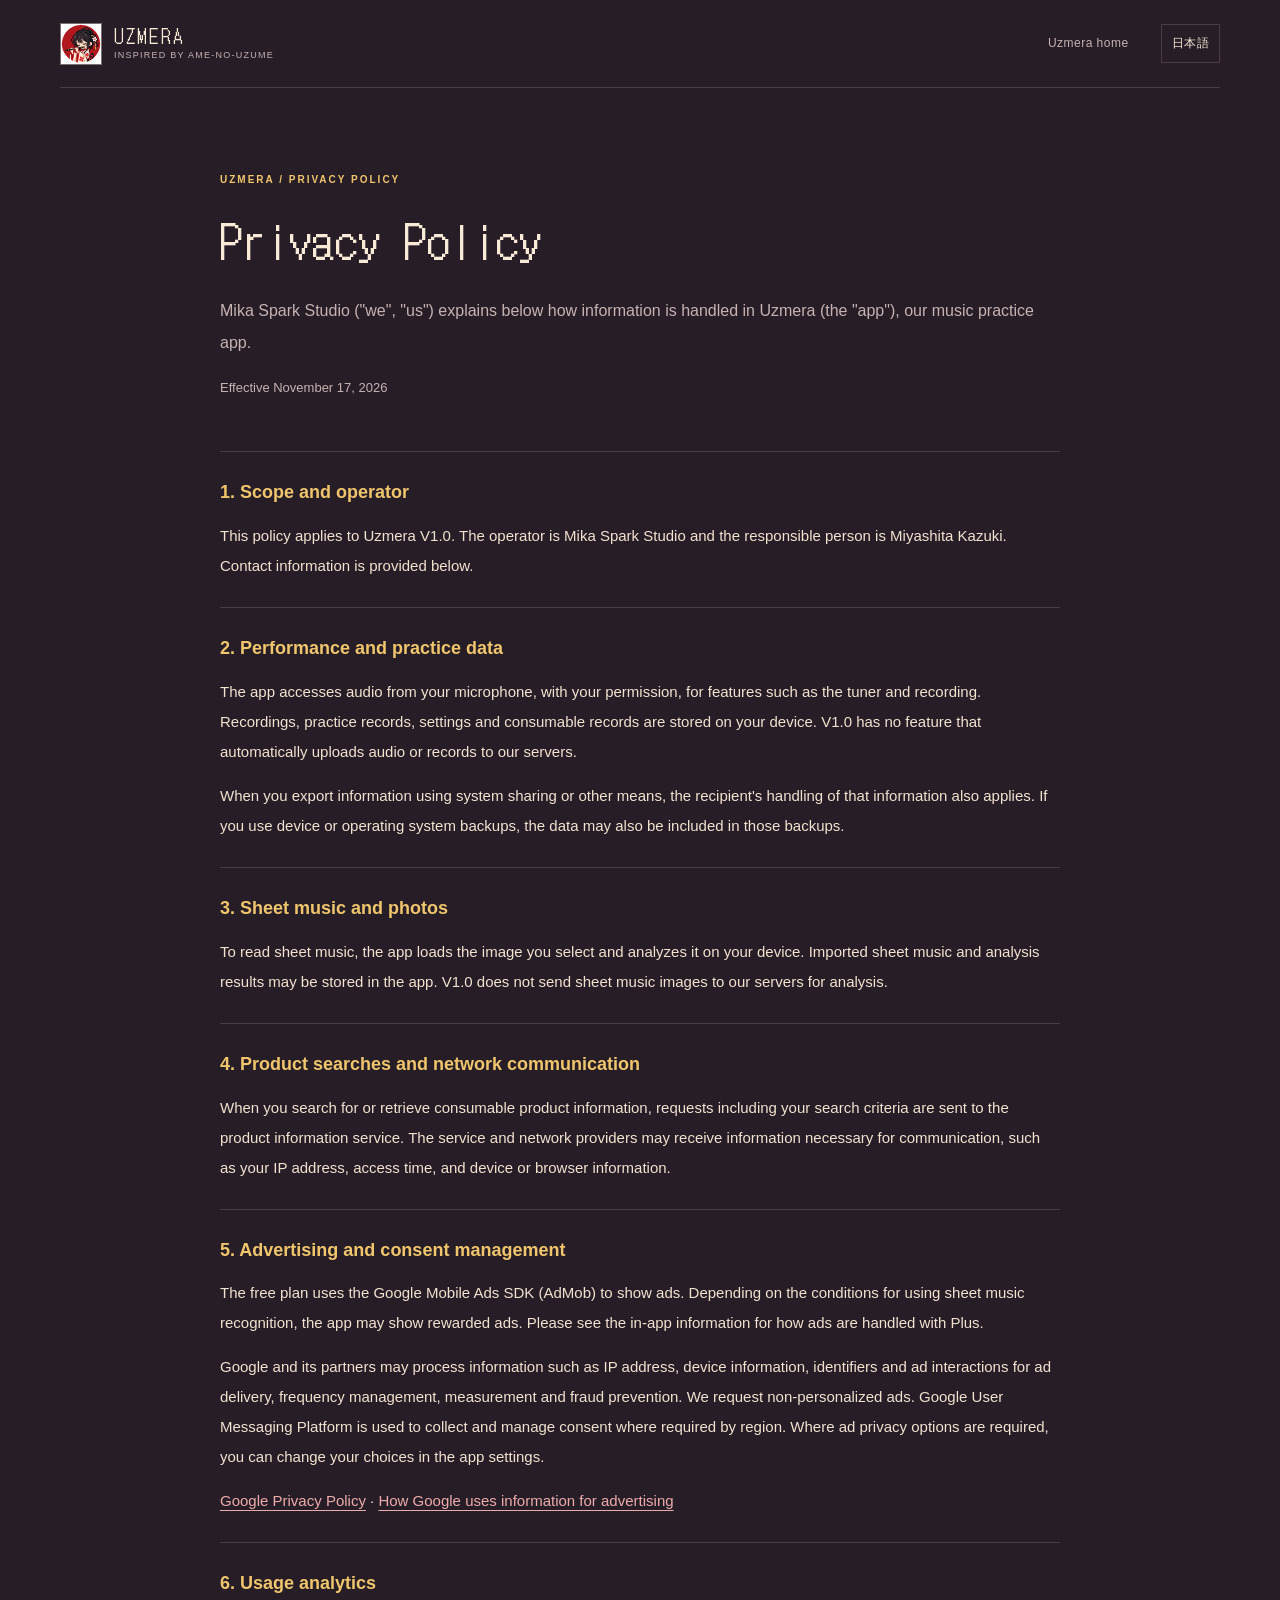
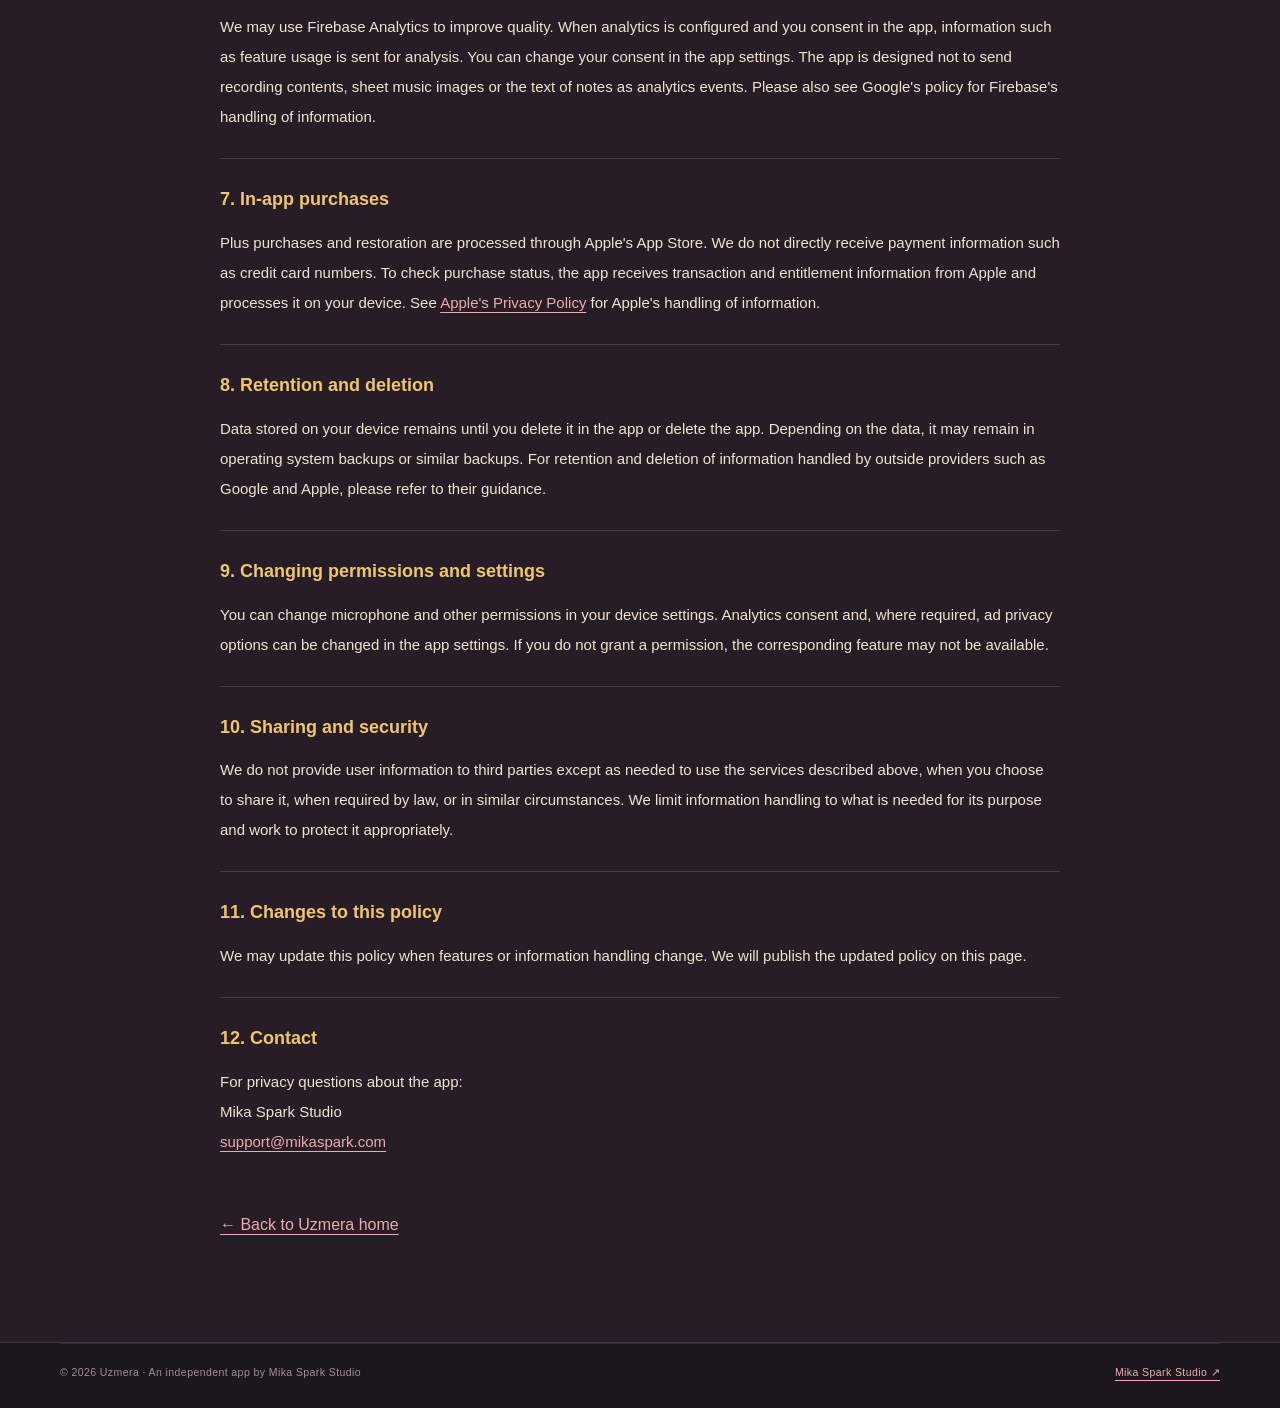
<file: en/privacy/index.html>
<!doctype html>
<html lang="en">
<head>
  <meta charset="utf-8">
  <meta name="viewport" content="width=device-width, initial-scale=1">
  <meta name="theme-color" content="#281b25">
  <meta name="description" content="Uzmera's privacy policy: how the app handles recordings, sheet music, advertising and usage analytics.">
  <link rel="alternate" hreflang="ja" href="https://uzmera.mikaspark.com/privacy/">
  <link rel="alternate" hreflang="en" href="https://uzmera.mikaspark.com/en/privacy/">
  <link rel="canonical" href="https://uzmera.mikaspark.com/en/privacy/">
  <link rel="icon" href="/assets/uzmera-app-icon.png" type="image/png">
  <link rel="stylesheet" href="/styles.css">
  <title>Privacy Policy | Uzmera</title>
</head>
<body>
  <a class="skip-link" href="#main">Skip to content</a>
  <header class="topbar wrap legal-topbar">
    <a class="brand" href="/en/" aria-label="Uzmera home"><img class="brand-icon" src="/assets/uzmera-app-icon.png" width="512" height="512" alt=""><span>UZMERA<small> INSPIRED BY AME-NO-UZUME</small></span></a>
    <nav aria-label="Navigation"><a href="/en/">Uzmera home</a><a class="nav-cta language-switch" href="/privacy/" hreflang="ja" lang="ja">日本語</a></nav>
  </header>
  <main id="main" class="legal-main wrap">
    <p class="eyebrow">UZMERA / PRIVACY POLICY</p>
    <h1>Privacy Policy</h1>
    <p class="legal-lead">Mika Spark Studio ("we", "us") explains below how information is handled in Uzmera (the "app"), our music practice app.</p>
    <p class="legal-date">Effective November 17, 2026</p>
    <div class="legal-content">
      <section><h2>1. Scope and operator</h2><p>This policy applies to Uzmera V1.0. The operator is Mika Spark Studio and the responsible person is Miyashita Kazuki. Contact information is provided below.</p></section>
      <section><h2>2. Performance and practice data</h2><p>The app accesses audio from your microphone, with your permission, for features such as the tuner and recording. Recordings, practice records, settings and consumable records are stored on your device. V1.0 has no feature that automatically uploads audio or records to our servers.</p><p>When you export information using system sharing or other means, the recipient's handling of that information also applies. If you use device or operating system backups, the data may also be included in those backups.</p></section>
      <section><h2>3. Sheet music and photos</h2><p>To read sheet music, the app loads the image you select and analyzes it on your device. Imported sheet music and analysis results may be stored in the app. V1.0 does not send sheet music images to our servers for analysis.</p></section>
      <section><h2>4. Product searches and network communication</h2><p>When you search for or retrieve consumable product information, requests including your search criteria are sent to the product information service. The service and network providers may receive information necessary for communication, such as your IP address, access time, and device or browser information.</p></section>
      <section><h2>5. Advertising and consent management</h2><p>The free plan uses the Google Mobile Ads SDK (AdMob) to show ads. Depending on the conditions for using sheet music recognition, the app may show rewarded ads. Please see the in-app information for how ads are handled with Plus.</p><p>Google and its partners may process information such as IP address, device information, identifiers and ad interactions for ad delivery, frequency management, measurement and fraud prevention. We request non-personalized ads. Google User Messaging Platform is used to collect and manage consent where required by region. Where ad privacy options are required, you can change your choices in the app settings.</p><p><a href="https://policies.google.com/privacy?hl=en">Google Privacy Policy</a> · <a href="https://policies.google.com/technologies/ads?hl=en">How Google uses information for advertising</a></p></section>
      <section><h2>6. Usage analytics</h2><p>We may use Firebase Analytics to improve quality. When analytics is configured and you consent in the app, information such as feature usage is sent for analysis. You can change your consent in the app settings. The app is designed not to send recording contents, sheet music images or the text of notes as analytics events. Please also see Google's policy for Firebase's handling of information.</p></section>
      <section><h2>7. In-app purchases</h2><p>Plus purchases and restoration are processed through Apple's App Store. We do not directly receive payment information such as credit card numbers. To check purchase status, the app receives transaction and entitlement information from Apple and processes it on your device. See <a href="https://www.apple.com/legal/privacy/">Apple's Privacy Policy</a> for Apple's handling of information.</p></section>
      <section><h2>8. Retention and deletion</h2><p>Data stored on your device remains until you delete it in the app or delete the app. Depending on the data, it may remain in operating system backups or similar backups. For retention and deletion of information handled by outside providers such as Google and Apple, please refer to their guidance.</p></section>
      <section><h2>9. Changing permissions and settings</h2><p>You can change microphone and other permissions in your device settings. Analytics consent and, where required, ad privacy options can be changed in the app settings. If you do not grant a permission, the corresponding feature may not be available.</p></section>
      <section><h2>10. Sharing and security</h2><p>We do not provide user information to third parties except as needed to use the services described above, when you choose to share it, when required by law, or in similar circumstances. We limit information handling to what is needed for its purpose and work to protect it appropriately.</p></section>
      <section><h2>11. Changes to this policy</h2><p>We may update this policy when features or information handling change. We will publish the updated policy on this page.</p></section>
      <section><h2>12. Contact</h2><p>For privacy questions about the app:<br>Mika Spark Studio<br><a href="mailto:support@mikaspark.com">support@mikaspark.com</a></p></section>
    </div>
    <a class="legal-back" href="/en/">← Back to Uzmera home</a>
  </main>
  <footer class="footer"><div class="wrap footer-bottom"><p>© 2026 Uzmera · An independent app by Mika Spark Studio</p><a href="https://mikaspark.com/en/">Mika Spark Studio ↗</a></div></footer>
</body>
</html>
</file>
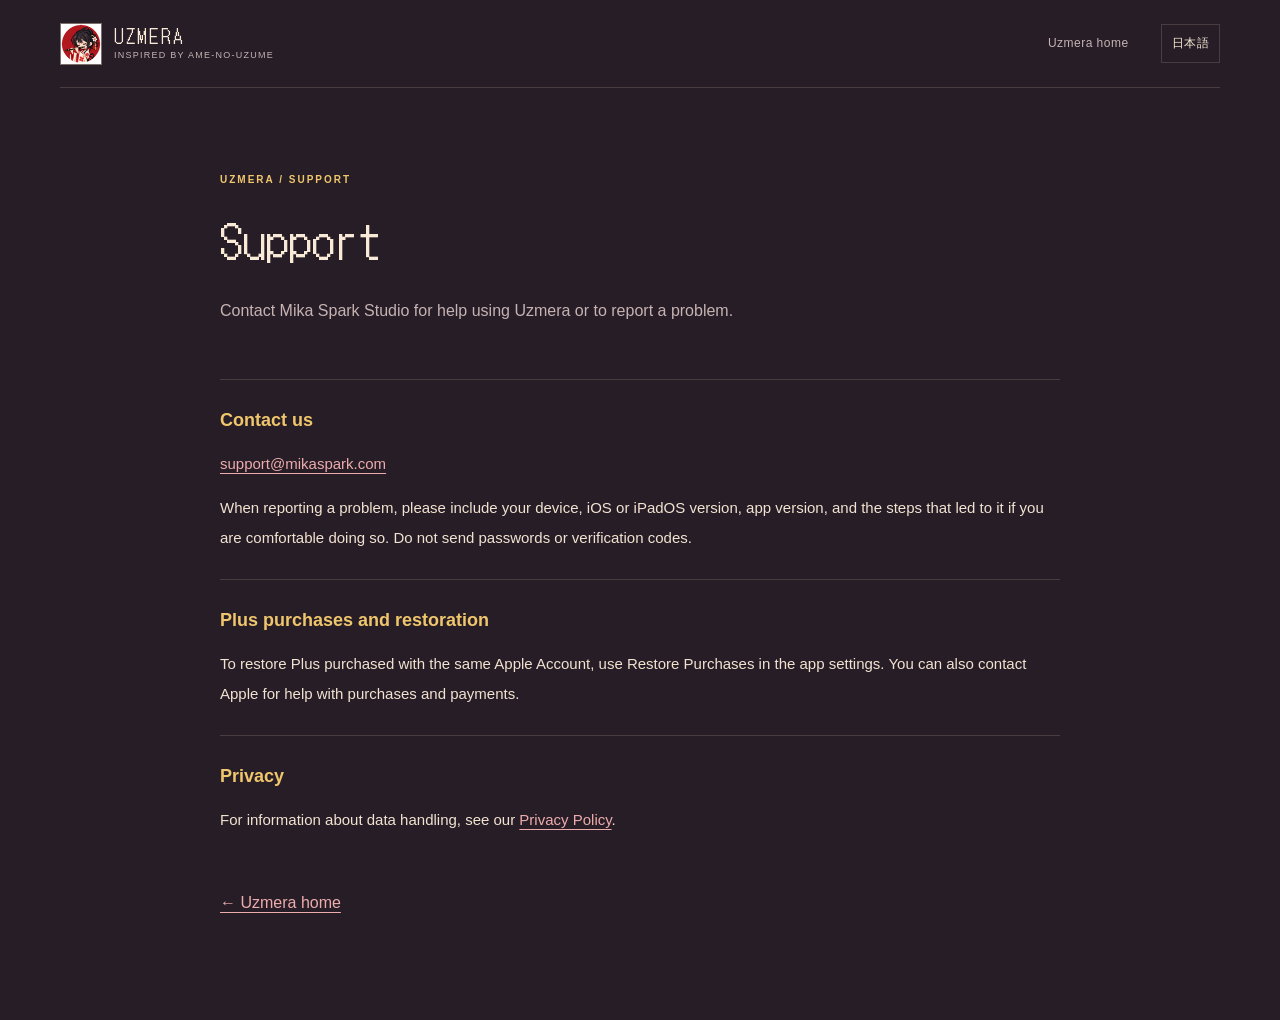
<file: en/support/index.html>
<!doctype html>
<html lang="en">
<head>
  <meta charset="utf-8">
  <meta name="viewport" content="width=device-width, initial-scale=1">
  <meta name="theme-color" content="#281b25">
  <meta name="description" content="Get help with Uzmera or report a problem.">
  <link rel="alternate" hreflang="ja" href="https://uzmera.mikaspark.com/support/">
  <link rel="alternate" hreflang="en" href="https://uzmera.mikaspark.com/en/support/">
  <link rel="canonical" href="https://uzmera.mikaspark.com/en/support/">
  <link rel="icon" href="/assets/uzmera-app-icon.png" type="image/png">
  <link rel="stylesheet" href="/styles.css">
  <title>Support | Uzmera</title>
</head>
<body>
  <a class="skip-link" href="#main">Skip to content</a>
  <header class="topbar wrap legal-topbar">
    <a class="brand" href="/en/" aria-label="Uzmera home"><img class="brand-icon" src="/assets/uzmera-app-icon.png" width="512" height="512" alt=""><span>UZMERA<small> INSPIRED BY AME-NO-UZUME</small></span></a>
    <nav aria-label="Navigation"><a href="/en/">Uzmera home</a><a class="nav-cta language-switch" href="/support/" hreflang="ja" lang="ja">日本語</a></nav>
  </header>
  <main id="main" class="legal-main wrap">
    <p class="eyebrow">UZMERA / SUPPORT</p>
    <h1>Support</h1>
    <p class="legal-lead">Contact Mika Spark Studio for help using Uzmera or to report a problem.</p>
    <div class="legal-content">
      <section><h2>Contact us</h2><p><a href="mailto:support@mikaspark.com?subject=Uzmera%20support">support@mikaspark.com</a></p><p>When reporting a problem, please include your device, iOS or iPadOS version, app version, and the steps that led to it if you are comfortable doing so. Do not send passwords or verification codes.</p></section>
      <section><h2>Plus purchases and restoration</h2><p>To restore Plus purchased with the same Apple Account, use Restore Purchases in the app settings. You can also contact Apple for help with purchases and payments.</p></section>
      <section><h2>Privacy</h2><p>For information about data handling, see our <a href="/en/privacy/">Privacy Policy</a>.</p></section>
    </div>
    <a class="legal-back" href="/en/">← Uzmera home</a>
  </main>
</body>
</html>
</file>
<file: styles.css>
/* Uzmera — 素のHTML/CSS。ビルド手順なし。 */
@font-face {
  font-family: DotGothic16;
  src: url("assets/DotGothic16-Regular.ttf") format("truetype");
  font-display: swap;
}

:root {
  color-scheme: dark;
  --ink: #271d27;
  --ink2: #322430;
  --ink-deep: #1c171e;
  --rose: #c96074;
  --rose-light: #edacac;
  --gold: #f0c66d;
  --paper: #f8ead6;
  --cream: #f2e3d0;
  --muted: #c6b3b2;
  --line: rgb(255 230 206 / 16%);
  --leaf: #93c58f;
  --studio-spark: #91ff19; /* Mika Spark Studio 公式サイトと共通の印 */
  --pixel: DotGothic16, "Hiragino Kaku Gothic ProN", monospace;
  --sans: ui-sans-serif, -apple-system, BlinkMacSystemFont, "Segoe UI", "Hiragino Sans", "Hiragino Kaku Gothic ProN", "Noto Sans JP", "Yu Gothic UI", Meiryo, sans-serif;
  --ease: cubic-bezier(.2, .7, .2, 1);
  font-family: var(--sans);
  background: var(--ink);
  color: var(--paper);
  font-synthesis: none;
  text-rendering: optimizeLegibility;
  -webkit-font-smoothing: antialiased;
  -webkit-text-size-adjust: 100%;
}

* { box-sizing: border-box; }
html { scroll-behavior: smooth; scroll-padding-top: 90px; }
body { margin: 0; min-width: 320px; background: var(--ink); line-height: 1.7; }
a { color: inherit; }
img { display: block; max-width: 100%; }
h1, h2, h3, p, ul { margin: 0; }
h1, h2, h3, p { line-break: strict; }
:focus-visible { outline: 2px solid var(--gold); outline-offset: 4px; }
::selection { color: var(--ink); background: var(--gold); }

.wrap { width: min(1160px, calc(100% - 64px)); margin-inline: auto; }
.skip-link { position: fixed; z-index: 20; top: 10px; left: 12px; padding: 10px 16px; background: var(--gold); color: var(--ink); line-height: 1.2; transform: translateY(-220%); }
.skip-link:focus { transform: translateY(0); }

.eyebrow { color: var(--gold); font-size: 10px; font-weight: 750; letter-spacing: .2em; line-height: 1.5; }

/* ---------- Top bar ---------- */
.topbar { height: 88px; position: absolute; inset: 0 0 auto; z-index: 5; display: flex; align-items: center; justify-content: space-between; border-bottom: 1px solid var(--line); }
.brand { display: flex; align-items: center; gap: 12px; text-decoration: none; font: 700 18px/1 var(--pixel); letter-spacing: .12em; }
.brand-icon { width: 42px; height: 42px; object-fit: cover; border: 1px solid rgb(255 237 213 / 40%); }
.brand small { display: block; margin-top: 6px; color: var(--muted); font: 9px/1.2 var(--sans); letter-spacing: .14em; }
.topbar nav { display: flex; align-items: center; gap: 32px; }
.topbar nav a { position: relative; font-size: 12px; letter-spacing: .04em; text-decoration: none; color: var(--muted); transition: color .2s ease; }
.topbar nav a:not(.nav-cta)::after { content: ""; position: absolute; inset: auto 0 -8px; height: 2px; background: var(--gold); transform: scaleX(0); transform-origin: left; transition: transform .28s var(--ease); }
.topbar nav a:hover { color: var(--gold); }
.topbar nav a:not(.nav-cta):hover::after { transform: scaleX(1); }
.topbar nav .nav-cta { padding: 11px 14px; white-space: nowrap; border: 1px solid var(--line); color: var(--paper); transition: border-color .2s ease, background .2s ease, color .2s ease; }
.topbar nav .nav-cta:hover { border-color: rgb(240 198 109 / 55%); background: rgb(240 198 109 / 7%); color: var(--paper); }
.nav-cta span { display: inline-block; color: var(--gold); transition: transform .28s var(--ease); }
.nav-cta:hover span, .studio-link:hover span, .footer-studio:hover span { transform: translate(2px, -2px); }

/* ---------- Hero ---------- */
.hero { position: relative; overflow: hidden; background: radial-gradient(ellipse at 77% 47%, #633c48 0, #3c2a36 34%, transparent 70%), var(--ink); }
.hero-grid { position: absolute; inset: 0; background-image: linear-gradient(rgb(248 234 214 / 2.5%) 1px, transparent 1px), linear-gradient(90deg, rgb(248 234 214 / 2.5%) 1px, transparent 1px); background-size: 48px 48px; mask-image: linear-gradient(90deg, transparent, #000 72%); }
.hero-inner { min-height: 760px; position: relative; display: grid; grid-template-columns: minmax(0, 1fr) minmax(0, 1.06fr); align-items: center; gap: clamp(28px, 4vw, 56px); padding: 132px 0 104px; }
.hero-copy { position: relative; z-index: 2; }
.live-dot { display: inline-block; width: 7px; height: 7px; margin-right: 9px; background: var(--leaf); box-shadow: 0 0 12px var(--leaf); }
.hero h1 { margin: 26px 0 24px; font: 400 clamp(40px, 5vw, 64px)/1.36 var(--pixel); letter-spacing: .01em; }
.hero h1 span { display: block; white-space: nowrap; }
.hero h1 em { color: var(--rose-light); font-style: normal; text-shadow: 4px 4px 0 #623947; }
.hero-lead { color: var(--muted); font-size: 16px; line-height: 2; text-wrap: pretty; }
.hero-tools { display: flex; flex-wrap: wrap; gap: 8px; margin-top: 24px; padding: 0; list-style: none; }
.hero-tools li { padding: 7px 11px 6px; border: 1px solid rgb(240 198 109 / 34%); color: #ecd9c6; background: rgb(39 29 39 / 45%); font: 13px/1.2 var(--pixel); letter-spacing: .06em; }
.hero-tools li::before { content: "♪"; margin-right: 7px; color: var(--gold); }
.hero-actions { display: flex; align-items: stretch; flex-wrap: wrap; gap: 14px; margin-top: 30px; }
.hero-audience { margin-top: 18px; color: var(--paper); font-size: 12px; letter-spacing: .04em; }
.hero-audience span { color: var(--muted); }
.hero-audience span::before { content: "／"; margin-inline: 8px; color: rgb(237 172 172 / 60%); }

/* 公開準備中バッジ：リンクではなく「状態」として見せる */
.store-badge { min-height: 54px; display: inline-flex; align-items: center; gap: 12px; padding: 8px 18px 8px 14px; border: 1px solid rgb(248 234 214 / 55%); color: var(--paper); background: rgb(28 23 30 / 72%); box-shadow: 4px 4px 0 rgb(12 9 15 / 34%); }
.store-badge-text { display: block; font: 16px/1.25 var(--pixel); letter-spacing: .08em; }
.store-badge-text small { display: block; margin-bottom: 3px; color: var(--muted); font: 600 10px/1.2 var(--sans); letter-spacing: .16em; }
.store-badge-dot { flex: none; display: inline-block; width: 9px; height: 9px; background: var(--gold); box-shadow: 0 0 0 3px rgb(240 198 109 / 16%), 0 0 14px rgb(240 198 109 / 70%); animation: blink 1.6s steps(2, jump-none) infinite; }

.pixel-button { min-height: 54px; display: inline-flex; align-items: center; gap: 28px; padding: 0 20px; border: 0; color: #2c2024; background: var(--gold); font: 15px var(--pixel); text-decoration: none; clip-path: polygon(8px 0, calc(100% - 8px) 0, calc(100% - 8px) 4px, 100% 4px, 100% calc(100% - 8px), calc(100% - 8px) calc(100% - 8px), calc(100% - 8px) 100%, 8px 100%, 8px calc(100% - 4px), 0 calc(100% - 4px), 0 8px, 8px 8px); transition: background .2s ease, transform .2s var(--ease); }
.pixel-button span { display: inline-block; transition: transform .28s var(--ease); }
.pixel-button:hover { background: #f8dc9b; transform: translateY(-2px); }
.pixel-button:hover span { transform: translateY(3px); }

.hero-stage-frame { position: relative; }
.hero-stage { height: 490px; position: relative; isolation: isolate; overflow: hidden; border: 1px solid rgb(255 232 209 / 20%); background: linear-gradient(180deg, #442d3c 0%, #774452 63%, #52645a 63%, #263e3b 100%); box-shadow: 12px 12px 0 rgb(12 9 15 / 24%); image-rendering: pixelated; }
.hero-stage::after { content: ""; position: absolute; z-index: -1; inset: 0; background: repeating-linear-gradient(0deg, transparent 0 23px, rgb(23 24 31 / 11%) 24px); pointer-events: none; }
.stage-sun { position: absolute; top: 72px; right: 80px; width: 64px; height: 64px; background: var(--gold); box-shadow: 0 0 0 8px rgb(240 198 109 / 8%), 0 0 45px rgb(240 198 109 / 33%); clip-path: polygon(25% 0, 75% 0, 75% 12%, 88% 12%, 88% 25%, 100% 25%, 100% 75%, 88% 75%, 88% 88%, 75% 88%, 75% 100%, 25% 100%, 25% 88%, 12% 88%, 12% 75%, 0 75%, 0 25%, 12% 25%, 12% 12%, 25% 12%); }
.stage-cloud { position: absolute; width: 104px; height: 18px; background: #dfa66e; opacity: .62; box-shadow: 8px -8px #dfa66e, 32px -8px #dfa66e, 40px 0 #dfa66e, 56px 0 #dfa66e; animation: drift 26s steps(26) infinite alternate; }
.cloud-one { left: 13%; top: 155px; }
.cloud-two { right: 25%; top: 216px; scale: .7; animation-duration: 38s; animation-direction: alternate-reverse; }
.stage-label { position: absolute; top: 24px; left: 24px; color: #eed1bf; font-size: 9px; letter-spacing: .16em; }
.app-icon-plaque { position: absolute; z-index: 2; top: 82px; left: 50%; width: clamp(145px, 39%, 220px); aspect-ratio: 1; padding: 8px; background: var(--paper); box-shadow: 8px 8px 0 rgb(27 19 28 / 42%), 0 0 0 1px rgb(255 237 213 / 58%); translate: -50% 0; rotate: -3deg; transition: rotate .6s var(--ease), translate .6s var(--ease); }
.hero-stage:hover .app-icon-plaque { rotate: -1deg; translate: -50% -6px; }
.app-icon-plaque img { width: 100%; height: 100%; object-fit: cover; image-rendering: auto; }
.garden { position: absolute; bottom: 0; left: 0; width: 100%; height: auto; image-rendering: pixelated; opacity: .95; }
.player { position: absolute; z-index: 2; bottom: 54px; left: 17%; width: 80px; height: 120px; object-fit: contain; image-rendering: pixelated; filter: drop-shadow(5px 7px 0 rgb(36 28 37 / 30%)); }
.ball { position: absolute; z-index: 3; bottom: 148px; left: 31%; width: 24px; height: 24px; image-rendering: pixelated; filter: drop-shadow(0 0 13px #f3d083); animation: kick 1.2s cubic-bezier(.3, 0, .7, 1) infinite alternate; }
.pixel-petal { position: absolute; width: 9px; height: 9px; background: #f0adb1; clip-path: polygon(33% 0, 66% 0, 66% 33%, 100% 33%, 100% 66%, 66% 66%, 66% 100%, 33% 100%, 33% 66%, 0 66%, 0 33%, 33% 33%); animation: petal 9s linear infinite; }
.petal-one { top: 40%; left: 24%; }
.petal-two { top: 52%; right: 19%; scale: .65; animation-duration: 12s; animation-delay: -4s; }
.petal-three { top: 28%; right: 42%; scale: .45; animation-duration: 15s; animation-delay: -9s; }
.stage-caption { position: absolute; z-index: 3; inset: auto 0 0; display: flex; justify-content: space-between; gap: 12px; padding: 14px 17px; color: #ffead8; background: rgb(37 28 38 / 83%); font: 12px var(--pixel); }
.stage-caption span:last-child { color: var(--gold); letter-spacing: .2em; white-space: nowrap; }
.stage-counter { position: absolute; right: 19px; top: 53px; color: rgb(250 232 215 / 62%); font-size: 9px; letter-spacing: .1em; writing-mode: vertical-rl; }
.stage-counter span { color: var(--gold); }
.hero-stamp { position: absolute; z-index: 4; left: -36px; bottom: 58px; width: 84px; height: 84px; border: 1px solid #d99395; border-radius: 50%; display: grid; place-content: center; text-align: center; color: #e4a2a2; background: rgb(39 29 39 / 92%); font: 9px/1.25 var(--pixel); rotate: -12deg; animation: rise 1s .5s var(--ease) both; }
.hero-stamp b { font-size: 13px; color: var(--gold); }
.scroll-note { position: absolute; bottom: 30px; left: 0; display: flex; align-items: center; gap: 12px; color: var(--muted); font-size: 9px; letter-spacing: .2em; text-decoration: none; transition: color .2s ease; }
.scroll-note:hover { color: var(--gold); }
.scroll-note span { position: relative; width: 1px; height: 32px; overflow: hidden; background: rgb(237 172 172 / 30%); }
.scroll-note span::after { content: ""; position: absolute; inset: 0; background: var(--rose-light); animation: cue 2.4s cubic-bezier(.6, 0, .2, 1) infinite; }
.hero-bottom-line { height: 5px; background: repeating-linear-gradient(90deg, var(--rose) 0 20px, transparent 20px 26px, var(--gold) 26px 34px, transparent 34px 42px); }

/* ---------- Sections ---------- */
.section-pad { padding: clamp(84px, 9vw, 116px) 0; }
.intro h2, .section-heading h2, .closing h2 { font: 400 clamp(30px, 3.6vw, 46px)/1.5 var(--pixel); letter-spacing: 0; }

.intro { position: relative; background: var(--cream); color: #31242a; }
/* 次のセクションへ「ドットで噛み合う」境界 */
.intro::after { content: ""; position: absolute; z-index: 1; inset: auto 0 -8px; height: 8px; background: repeating-linear-gradient(90deg, var(--cream) 0 16px, transparent 16px 32px); }
.intro-grid { position: relative; display: grid; grid-template-columns: 200px minmax(0, 1fr); gap: 24px; }
.section-index { color: #93505b; padding-top: 16px; }
.section-index span { color: #8a6f60; }
.text-pink { color: #a84762; }
.section-copy { max-width: 660px; margin-top: 22px; color: #5c4b50; font-size: 16px; line-height: 2.05; }
.pixel-deco { position: absolute; color: #cf7883; opacity: .3; font-size: 130px; line-height: 1; }
.sakura-deco { right: 0; bottom: -18px; font-family: var(--pixel); }

.features { position: relative; background: #2c222c; }
.section-heading { display: flex; align-items: end; justify-content: space-between; gap: 30px; margin-bottom: 44px; }
.section-heading h2 { margin-top: 12px; }
.text-gold { color: var(--gold); }
.section-heading > p { padding-bottom: 9px; color: var(--muted); font-size: 14px; line-height: 1.9; }
.feature-grid { display: grid; grid-template-columns: 1fr 1fr; border-top: 1px solid var(--line); border-left: 1px solid var(--line); }
.feature-card { min-height: 318px; position: relative; padding: 26px 30px 58px; border-right: 1px solid var(--line); border-bottom: 1px solid var(--line); background: #342832; overflow: hidden; transition: background .3s ease; }
.feature-card::before { content: ""; position: absolute; inset: 0 auto auto 0; width: 100%; height: 2px; background: var(--gold); transform: scaleX(0); transform-origin: left; transition: transform .5s var(--ease); }
.feature-card:hover { background: #3c2c36; }
.feature-card:hover::before { transform: scaleX(1); }
.card-top { display: flex; align-items: center; justify-content: space-between; color: #d6b6ad; font-size: 10px; font-weight: 600; letter-spacing: .16em; }
.card-symbol { color: var(--gold); font: 21px/1 var(--pixel); }
.feature-card h3 { margin: 22px 0 10px; font: 400 22px/1.6 var(--pixel); }
.feature-card p { max-width: 440px; color: var(--muted); font-size: 14px; line-height: 1.95; }
.card-foot { position: absolute; bottom: 22px; left: 30px; right: 30px; color: #a48d91; font-size: 9px; letter-spacing: .16em; }
.waveform { height: 68px; display: flex; align-items: center; gap: 5px; margin-top: 19px; }
.waveform i { width: 4px; background: #df8793; box-shadow: 2px 2px 0 #784650; transform-origin: center; }
.waveform i:nth-child(5n + 1) { height: 26%; }
.waveform i:nth-child(5n + 2) { height: 63%; }
.waveform i:nth-child(5n + 3) { height: 95%; }
.waveform i:nth-child(5n + 4) { height: 45%; }
.waveform i:nth-child(5n) { height: 76%; }
.feature-card:hover .waveform i { animation: wave .9s steps(4) infinite alternate; }
.feature-card:hover .waveform i:nth-child(3n) { animation-delay: -.3s; }
.feature-card:hover .waveform i:nth-child(3n + 1) { animation-delay: -.6s; }
.staff-art { height: 68px; position: relative; margin-top: 16px; color: var(--gold); font: 36px Georgia, serif; }
.staff-lines { position: absolute; top: 15px; left: 34px; right: 20px; height: 46px; background: repeating-linear-gradient(to bottom, transparent 0 8px, #cfbba4 8px 9px); }
.staff-art > span { position: relative; z-index: 1; }
.staff-art i, .staff-art b, .staff-art em { position: absolute; top: 13px; font-style: normal; font-weight: 400; font-size: 26px; color: #eca6a7; transition: translate .4s var(--ease); }
.staff-art i { left: 39%; }
.staff-art b { left: 60%; top: 0; }
.staff-art em { left: 78%; top: 18px; }
.feature-card:hover .staff-art i { translate: 0 -5px; }
.feature-card:hover .staff-art b { translate: 0 5px; transition-delay: .06s; }
.feature-card:hover .staff-art em { translate: 0 -6px; transition-delay: .12s; }
.tool-chips { height: 84px; display: flex; align-items: center; gap: 8px; margin-top: 9px; }
.tool-chips span { padding: 11px 12px; border: 1px solid rgb(240 198 109 / 40%); color: #dfcaba; font-size: 9px; letter-spacing: .08em; transition: border-color .3s ease, translate .4s var(--ease); }
.tool-chips b { display: block; margin-top: 7px; color: var(--gold); font: 400 13px var(--pixel); }
.feature-card:hover .tool-chips span { border-color: rgb(240 198 109 / 75%); translate: 0 -3px; }
.feature-card:hover .tool-chips span:nth-child(2) { transition-delay: .06s; }
.feature-card:hover .tool-chips span:nth-child(3) { transition-delay: .12s; }
.compare-art { height: 72px; display: flex; align-items: center; gap: 15px; margin-top: 13px; color: var(--gold); font: 18px var(--pixel); }
.compare-art > div { height: 38px; display: flex; align-items: center; gap: 4px; }
.compare-art i { width: 4px; background: #d98a95; }
.compare-art i:nth-child(odd) { height: 24px; }
.compare-art i:nth-child(even) { height: 12px; }
.compare-art i:nth-child(3n) { height: 36px; background: #ecc16b; }
.feature-card:hover .compare-art i { animation: wave .9s steps(4) infinite alternate; }
.feature-card:hover .compare-art i:nth-child(even) { animation-delay: -.45s; }

/* ---------- Closing ---------- */
.closing { position: relative; overflow: hidden; background: radial-gradient(ellipse at 73% 55%, #66424a, transparent 44%), #211a24; }
.closing::before { content: ""; position: absolute; inset: 0 0 auto; height: 5px; background: repeating-linear-gradient(90deg, var(--rose) 0 20px, transparent 20px 26px, var(--gold) 26px 34px, transparent 34px 42px); opacity: .7; }
.closing-inner { min-height: 330px; display: grid; grid-template-columns: 1fr 1fr; align-items: center; gap: 32px; }
.closing h2 { margin: 16px 0 14px; color: #ffe8d4; }
.closing-copy > p:not(.eyebrow) { color: var(--muted); font-size: 15px; line-height: 1.95; }
.release-card { max-width: 430px; display: grid; grid-template-columns: 72px 1fr; align-items: center; gap: 18px; margin-top: 30px; padding: 16px 18px; border: 1px solid rgb(248 234 214 / 34%); background: rgb(28 23 30 / 66%); box-shadow: 6px 6px 0 rgb(12 9 15 / 30%); }
.release-card img { width: 72px; height: 72px; object-fit: cover; border: 3px solid var(--paper); }
.release-card p { margin: 0; }
.release-status { display: flex; align-items: center; gap: 10px; color: var(--gold); font: 16px/1.3 var(--pixel); letter-spacing: .06em; }
.release-name { margin-top: 9px; color: var(--paper); font: 700 13px/1.4 var(--sans); letter-spacing: .08em; }
.release-name span { margin-left: 10px; color: var(--muted); font-weight: 500; letter-spacing: .04em; }
.release-note { margin-top: 3px; color: var(--muted); font-size: 12px; line-height: 1.7; }
.studio-link { display: inline-block; margin-top: 26px; padding-bottom: 5px; border-bottom: 1px solid #967481; color: #f0c9bd; font-size: 12px; letter-spacing: .04em; text-decoration: none; transition: color .2s ease, border-color .2s ease; }
.studio-link:hover { color: var(--paper); border-color: var(--gold); }
.studio-link span { display: inline-block; margin-left: 8px; color: var(--gold); transition: transform .28s var(--ease); }
.closing-art { height: 250px; position: relative; display: flex; align-items: end; justify-content: center; gap: 35px; padding-bottom: 38px; }
.closing-art > img:not(.closing-ball) { z-index: 1; width: 88px; height: 132px; object-fit: contain; image-rendering: pixelated; filter: drop-shadow(6px 7px 0 rgb(19 14 23 / 42%)); }
.ground-line { position: absolute; right: 4%; bottom: 35px; left: 4%; height: 4px; background: repeating-linear-gradient(90deg, #719079 0 18px, transparent 18px 24px); }
.closing-ball { position: absolute; top: 57px; left: 48%; width: 28px; height: 28px; image-rendering: pixelated; filter: drop-shadow(0 0 12px var(--gold)); animation: pass 1.4s cubic-bezier(.3, 0, .7, 1) infinite alternate; }
.closing-sparkle { position: absolute; color: var(--gold); animation: twinkle 2.8s steps(3) infinite alternate; }
.sparkle-a { left: 18%; top: 42px; }
.sparkle-b { right: 12%; top: 94px; color: var(--rose-light); animation-delay: -1.2s; }

/* ---------- Footer：公式サイトと同じ「名前／一言／菱形の印」の並び ---------- */
.footer { border-top: 1px solid var(--line); background: var(--ink-deep); }
.footer-inner { min-height: 104px; display: flex; align-items: center; justify-content: space-between; gap: 24px; }
.footer-studio { color: var(--paper); font-size: 12px; font-weight: 700; letter-spacing: .04em; text-decoration: none; transition: color .2s ease; }
.footer-studio:hover { color: var(--gold); }
.footer-studio span { display: inline-block; color: var(--gold); transition: transform .28s var(--ease); }
.footer-bottom { display: flex; align-items: center; justify-content: space-between; gap: 8px 24px; padding: 20px 0 26px; border-top: 1px solid rgb(255 230 206 / 9%); color: #a38f91; font-size: 10.5px; letter-spacing: .04em; }
.footer-made { display: inline-flex; align-items: center; gap: 10px; }
.footer-made::before { content: ""; width: 5px; height: 5px; background: var(--studio-spark); box-shadow: 0 0 12px rgb(145 255 25 / 45%); transform: rotate(45deg); }

/* ---------- Motion ---------- */
@keyframes blink { 0% { opacity: 1; } 100% { opacity: .25; } }
@keyframes kick { from { translate: 0 0; } to { translate: 26px -86px; } }
@keyframes pass { from { translate: -34px 0; } to { translate: 34px -30px; } }
@keyframes drift { from { translate: -14px 0; } to { translate: 38px 0; } }
@keyframes petal { 0% { translate: 0 -30px; opacity: 0; } 12% { opacity: 1; } 88% { opacity: 1; } 100% { translate: -70px 190px; opacity: 0; } }
@keyframes wave { from { transform: scaleY(1); } to { transform: scaleY(.45); } }
@keyframes cue { 0% { transform: translateY(-100%); } 55%, 100% { transform: translateY(100%); } }
@keyframes twinkle { from { opacity: .35; } to { opacity: 1; } }
@keyframes rise { from { opacity: 0; transform: translate3d(0, 18px, 0); } to { opacity: 1; transform: none; } }

/* ファーストビューはCSSだけで順に立ち上げる */
.hero-copy > * { animation: rise .8s var(--ease) both; }
.hero-copy > :nth-child(2) { animation-delay: .08s; }
.hero-copy > :nth-child(3) { animation-delay: .16s; }
.hero-copy > :nth-child(4) { animation-delay: .24s; }
.hero-copy > :nth-child(5) { animation-delay: .32s; }
.hero-copy > :nth-child(6) { animation-delay: .4s; }
.hero-stage { animation: rise 1s .2s var(--ease) both; }

/* スクロール出現：JSが .reveal-ready を付けた時だけ隠す */
.reveal-ready [data-reveal] { opacity: 0; transform: translate3d(0, 22px, 0); transition: opacity .7s var(--ease), transform .7s var(--ease), background .3s ease; }
.reveal-ready [data-reveal][data-revealed="true"] { opacity: 1; transform: none; }
.reveal-ready .feature-card:nth-child(even) { transition-delay: .1s, .1s, 0s; }

/* ---------- Responsive ---------- */
@media (max-width: 1000px) {
  .hero-stamp { left: auto; right: -14px; bottom: auto; top: -30px; }
}
@media (max-width: 800px) {
  .wrap { width: min(100% - 40px, 620px); }
  .topbar { height: 72px; }
  .topbar nav { gap: 16px; }
  .topbar nav > a:not(.nav-cta) { display: none; }
  .hero-inner { min-height: 0; grid-template-columns: 1fr; gap: 48px; padding: 118px 0 96px; }
  .hero h1 { font-size: clamp(34px, 10.6vw, 60px); }
  .hero-stage { height: min(72vw, 440px); min-height: 320px; }
  .intro-grid { grid-template-columns: 1fr; gap: 14px; }
  .section-index { padding: 0; }
  .sakura-deco { font-size: 90px; bottom: -40px; }
  .section-heading { align-items: start; flex-direction: column; margin-bottom: 30px; gap: 14px; }
  .section-heading > p { padding: 0; }
  .section-heading > p br { display: none; }
  .feature-grid { grid-template-columns: 1fr; }
  .feature-card { min-height: 300px; }
  .reveal-ready .feature-card:nth-child(even) { transition-delay: 0s; }
  .closing-inner { grid-template-columns: 1fr; }
  .closing-art { height: 210px; }
  .footer-inner { min-height: 0; padding-block: 26px 22px; }
  .footer-bottom { align-items: flex-start; flex-direction: column; }
}
@media (max-width: 430px) {
  .wrap { width: calc(100% - 32px); }
  .brand { font-size: 15px; }
  .brand small { font-size: 8px; letter-spacing: .1em; }
  .brand-icon { width: 36px; height: 36px; }
  .topbar nav .nav-cta { padding: 10px 8px; font-size: 10px; }
  .hero-inner { padding-top: 108px; }
  .hero-lead { font-size: 14px; }
  .hero-tools li { font-size: 12px; padding-inline: 9px; }
  .hero-actions { gap: 12px; }
  .store-badge, .pixel-button { min-height: 50px; }
  .store-badge { padding-right: 14px; }
  .pixel-button { gap: 16px; padding: 0 16px; font-size: 14px; }
  .hero-stage { min-height: 285px; box-shadow: 8px 8px 0 rgb(12 9 15 / 24%); }
  .hero-stamp { right: -8px; top: -26px; width: 68px; height: 68px; font-size: 8px; }
  .player { left: 11%; bottom: 44px; width: 66px; height: 99px; }
  .ball { bottom: 126px; left: 29%; width: 20px; height: 20px; }
  .stage-caption { font-size: 10px; padding: 11px; }
  .section-copy { font-size: 14px; }
  .feature-card { padding-inline: 21px; }
  .card-foot { left: 21px; right: 21px; }
  .release-card { grid-template-columns: 60px 1fr; gap: 14px; padding: 14px; }
  .release-card img { width: 60px; height: 60px; }
  .closing-art { gap: 15px; }
  .closing-art > img:not(.closing-ball) { width: 76px; height: 114px; }
  .footer-inner .brand small { display: none; }
}
@media (max-width: 360px) {
  .topbar .brand small { display: none; }
  .hero .eyebrow { letter-spacing: .12em; }
  .hero-lead br { display: none; }
}

@media (prefers-reduced-motion: reduce) {
  html { scroll-behavior: auto; }
  *, *::before, *::after { animation: none !important; transition: none !important; }
  [data-reveal] { opacity: 1 !important; transform: none !important; }
}

/* Privacy policy */
.legal-topbar { position: relative; }
.legal-main { max-width: 840px; padding-block: 84px 104px; }
.legal-main h1 { margin-top: 20px; color: var(--paper); font: 400 clamp(30px, 5vw, 46px)/1.4 var(--pixel); }
.legal-lead { margin-top: 24px; color: var(--muted); line-height: 2; }
.legal-date { margin-top: 18px; color: var(--muted); font-size: 13px; }
.legal-content { margin-top: 52px; }
.legal-content section { padding-block: 26px; border-top: 1px solid var(--line); }
.legal-content h2 { margin-bottom: 14px; color: var(--gold); font-size: 18px; line-height: 1.6; }
.legal-content p { color: var(--cream); font-size: 15px; line-height: 2; overflow-wrap: anywhere; }
.legal-content p + p { margin-top: 14px; }
.legal-content a, .legal-back, .footer-bottom a { color: var(--rose-light); text-underline-offset: 4px; }
.legal-back { display: inline-block; margin-top: 28px; }
@media (max-width: 600px) { .legal-main { padding-block: 56px 72px; } .legal-content { margin-top: 36px; } }

/* Language links remain available on narrow screens. */
.topbar nav .language-switch { padding: 8px 10px; font-size: 12px; white-space: nowrap; }
html[lang="en"] .hero h1 { font-size: clamp(34px, 4.3vw, 56px); }
@media (max-width: 430px) {
  .topbar nav { gap: 7px; }
  .topbar nav .language-switch { padding: 9px 7px; font-size: 11px; }
  html[lang="en"] .hero h1 { font-size: clamp(29px, 8vw, 40px); }
}
</file>
